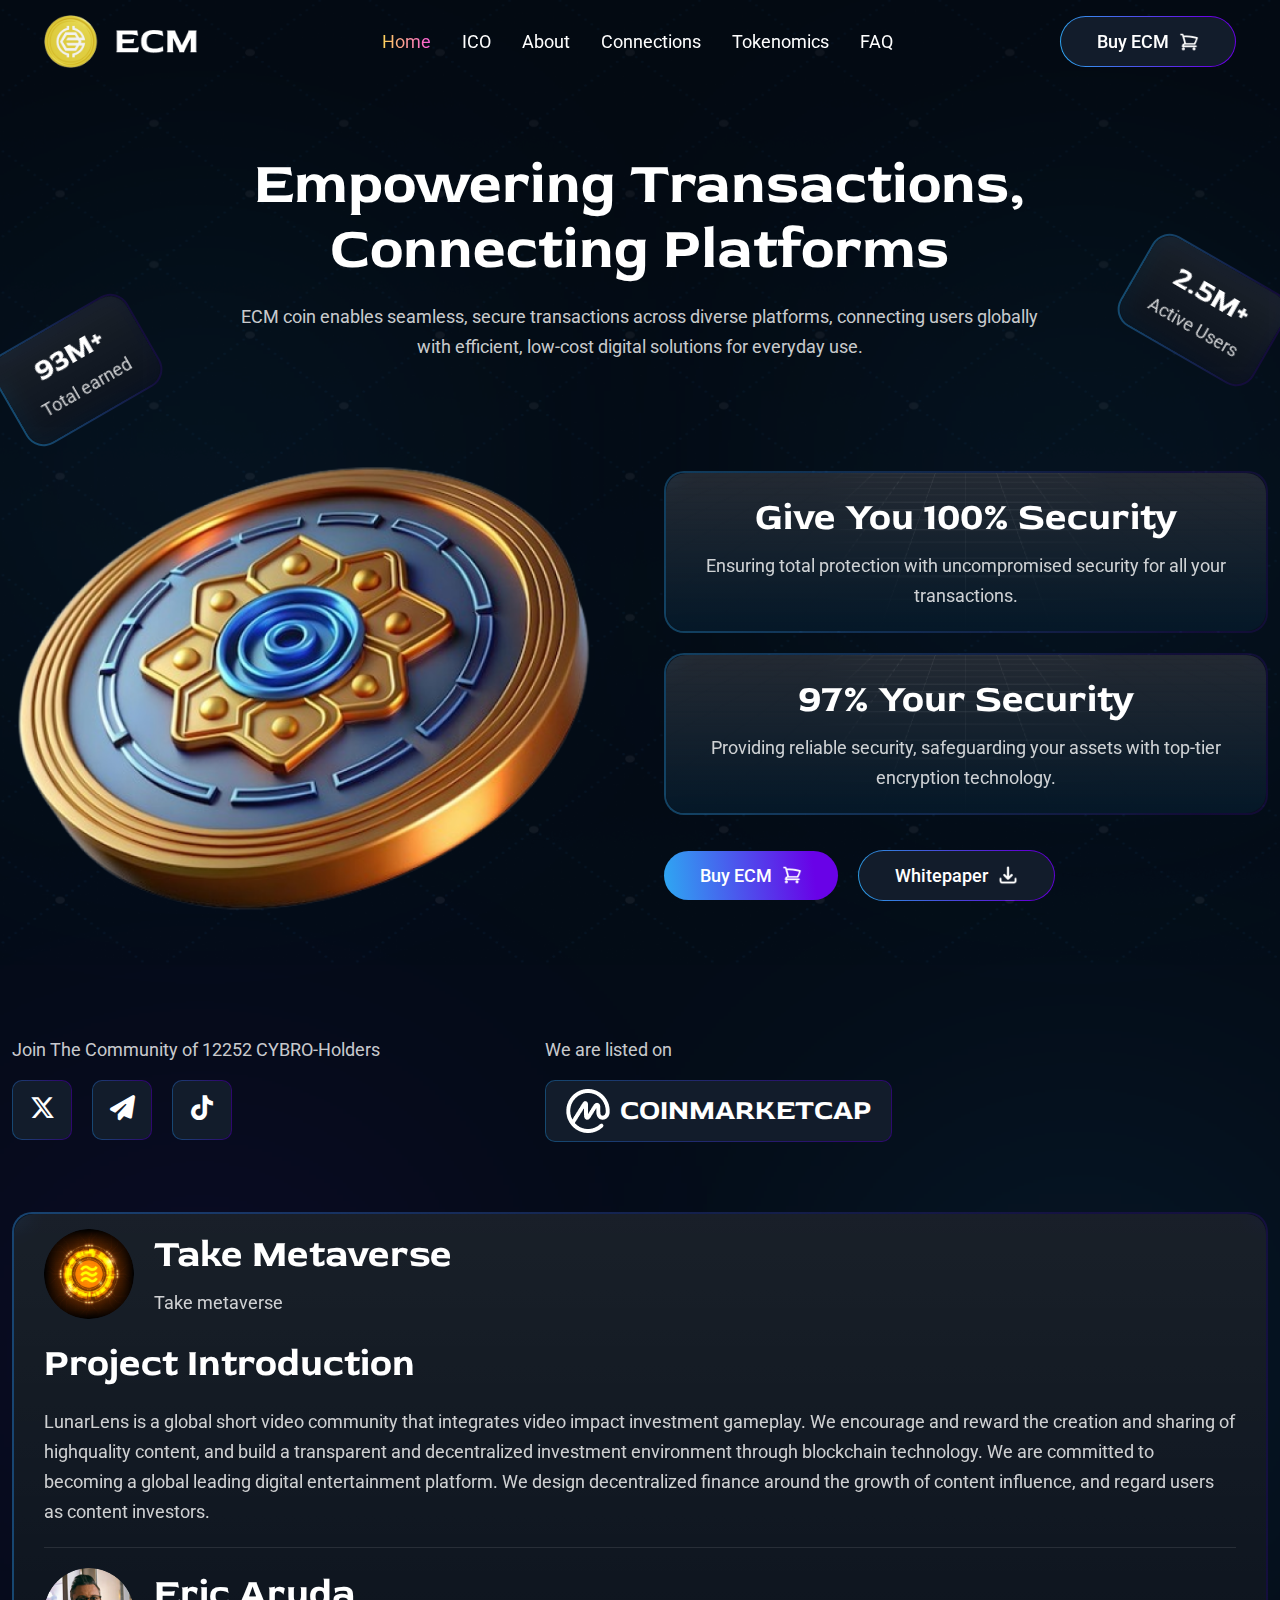
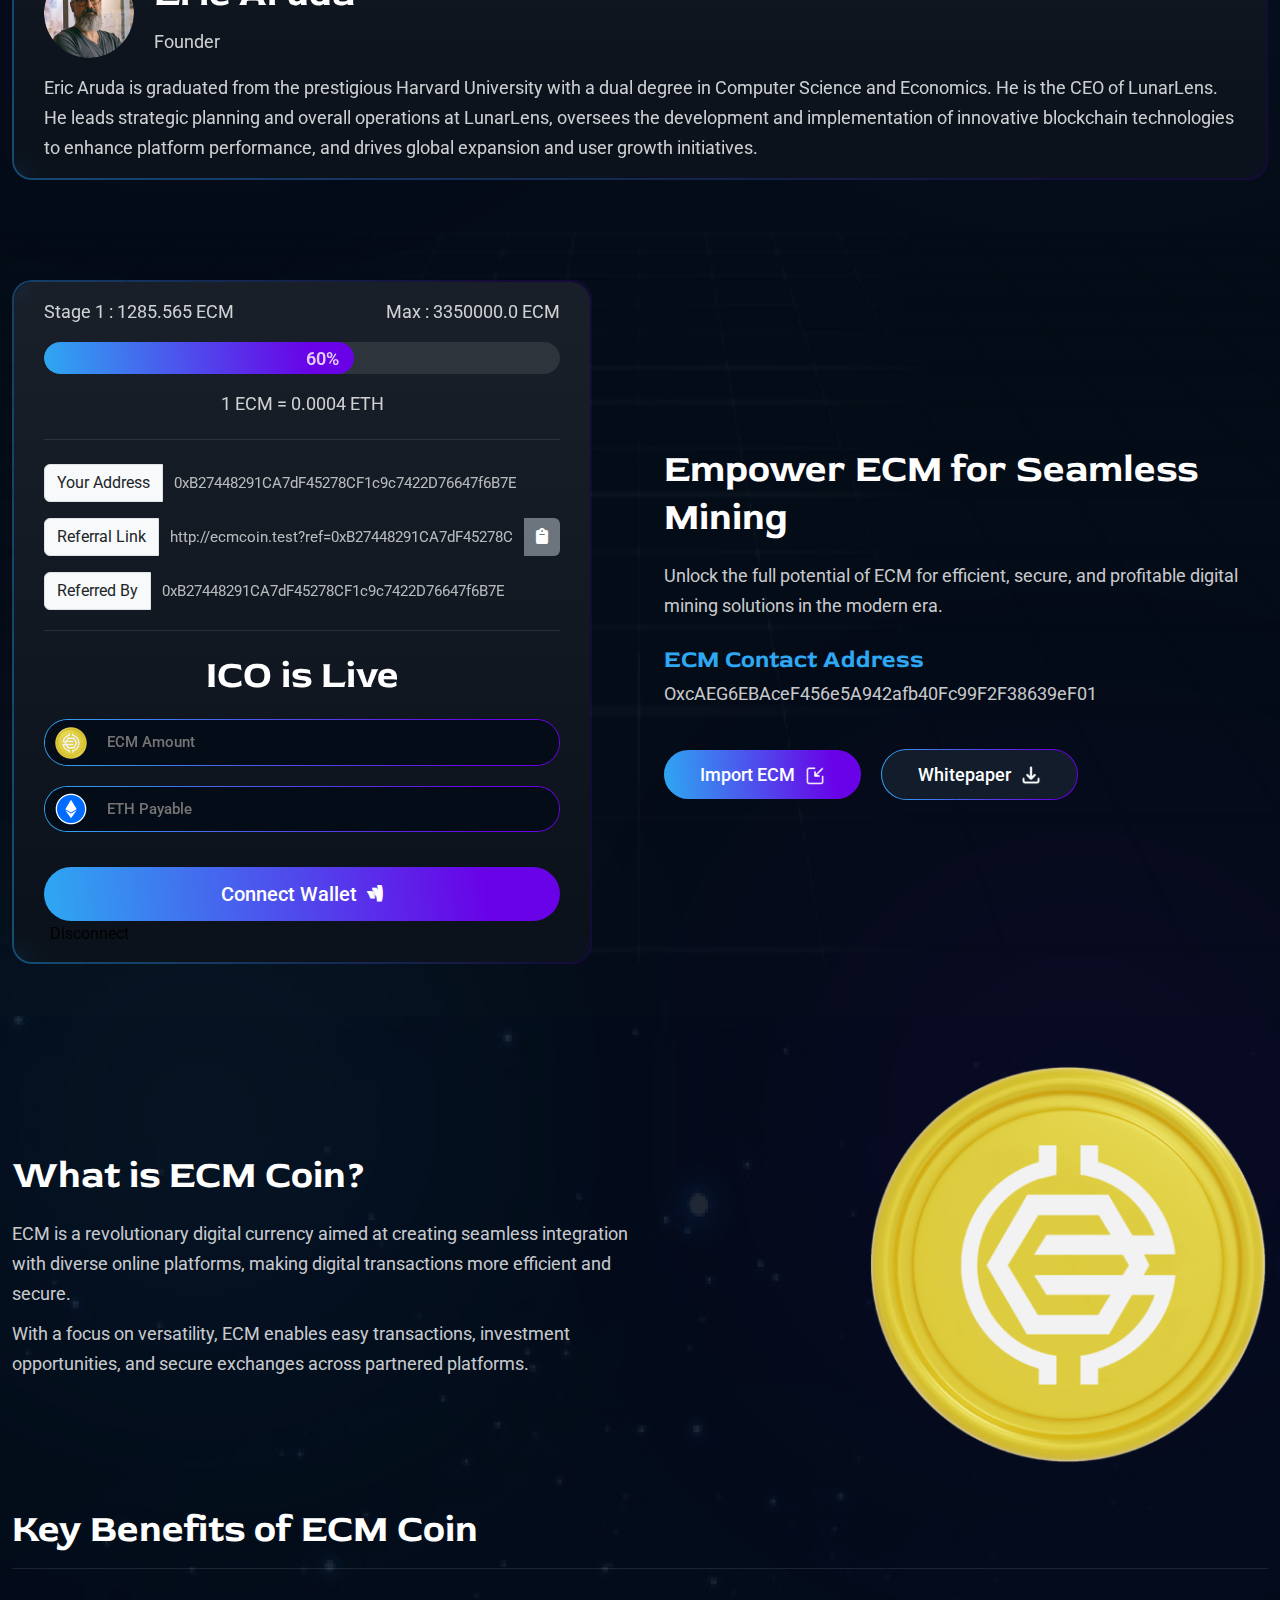
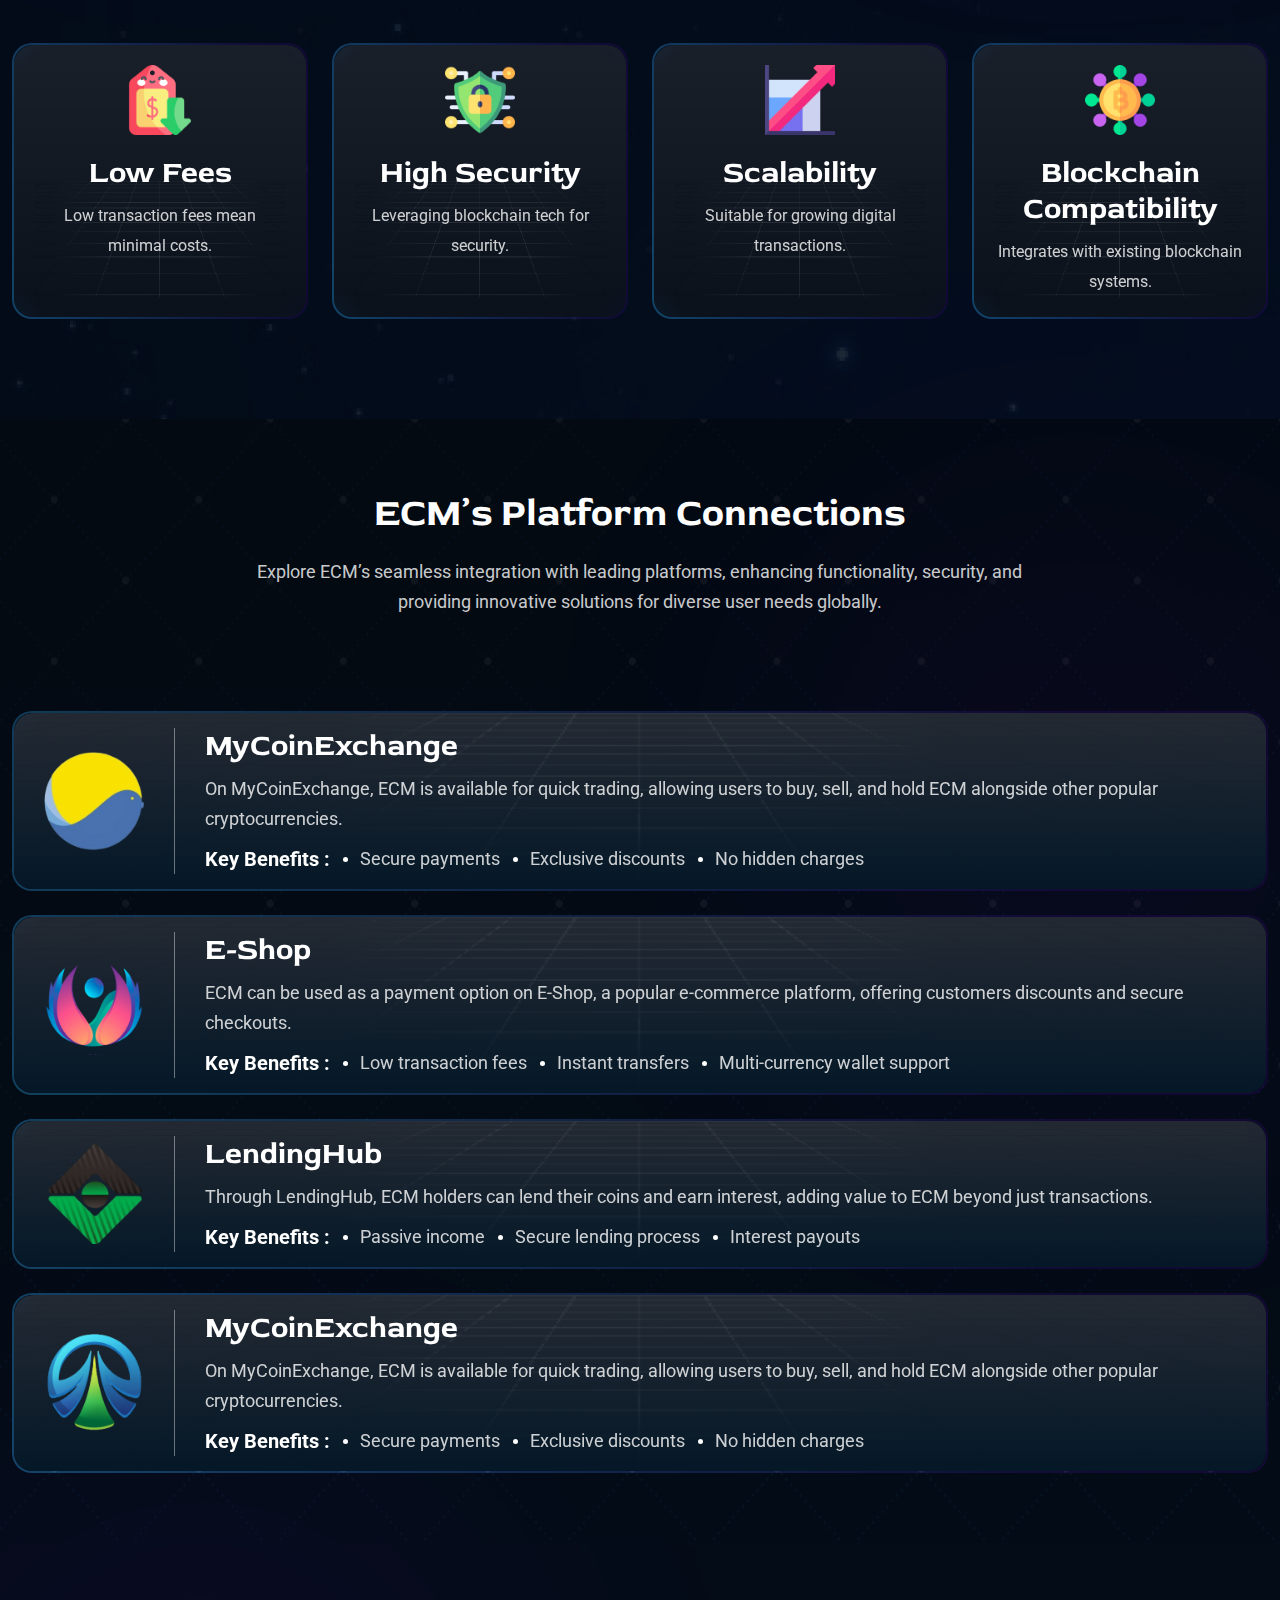
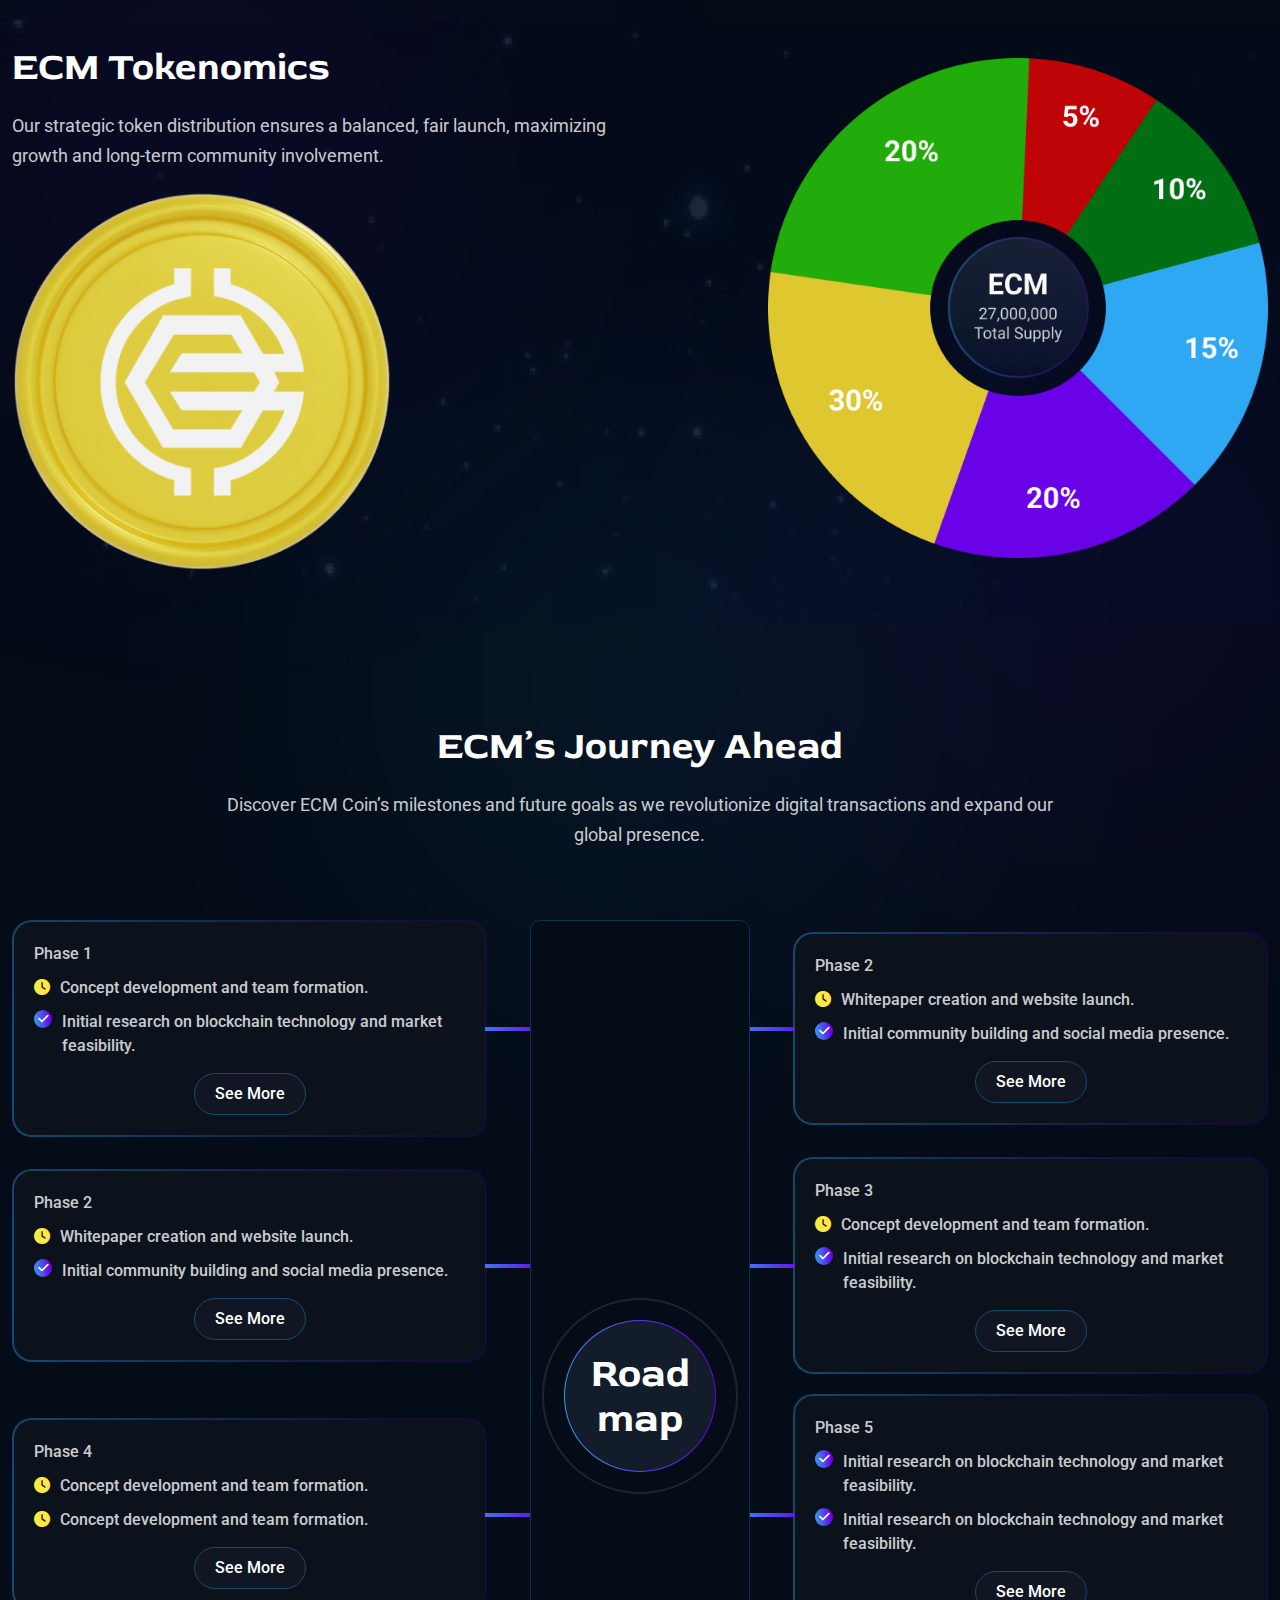
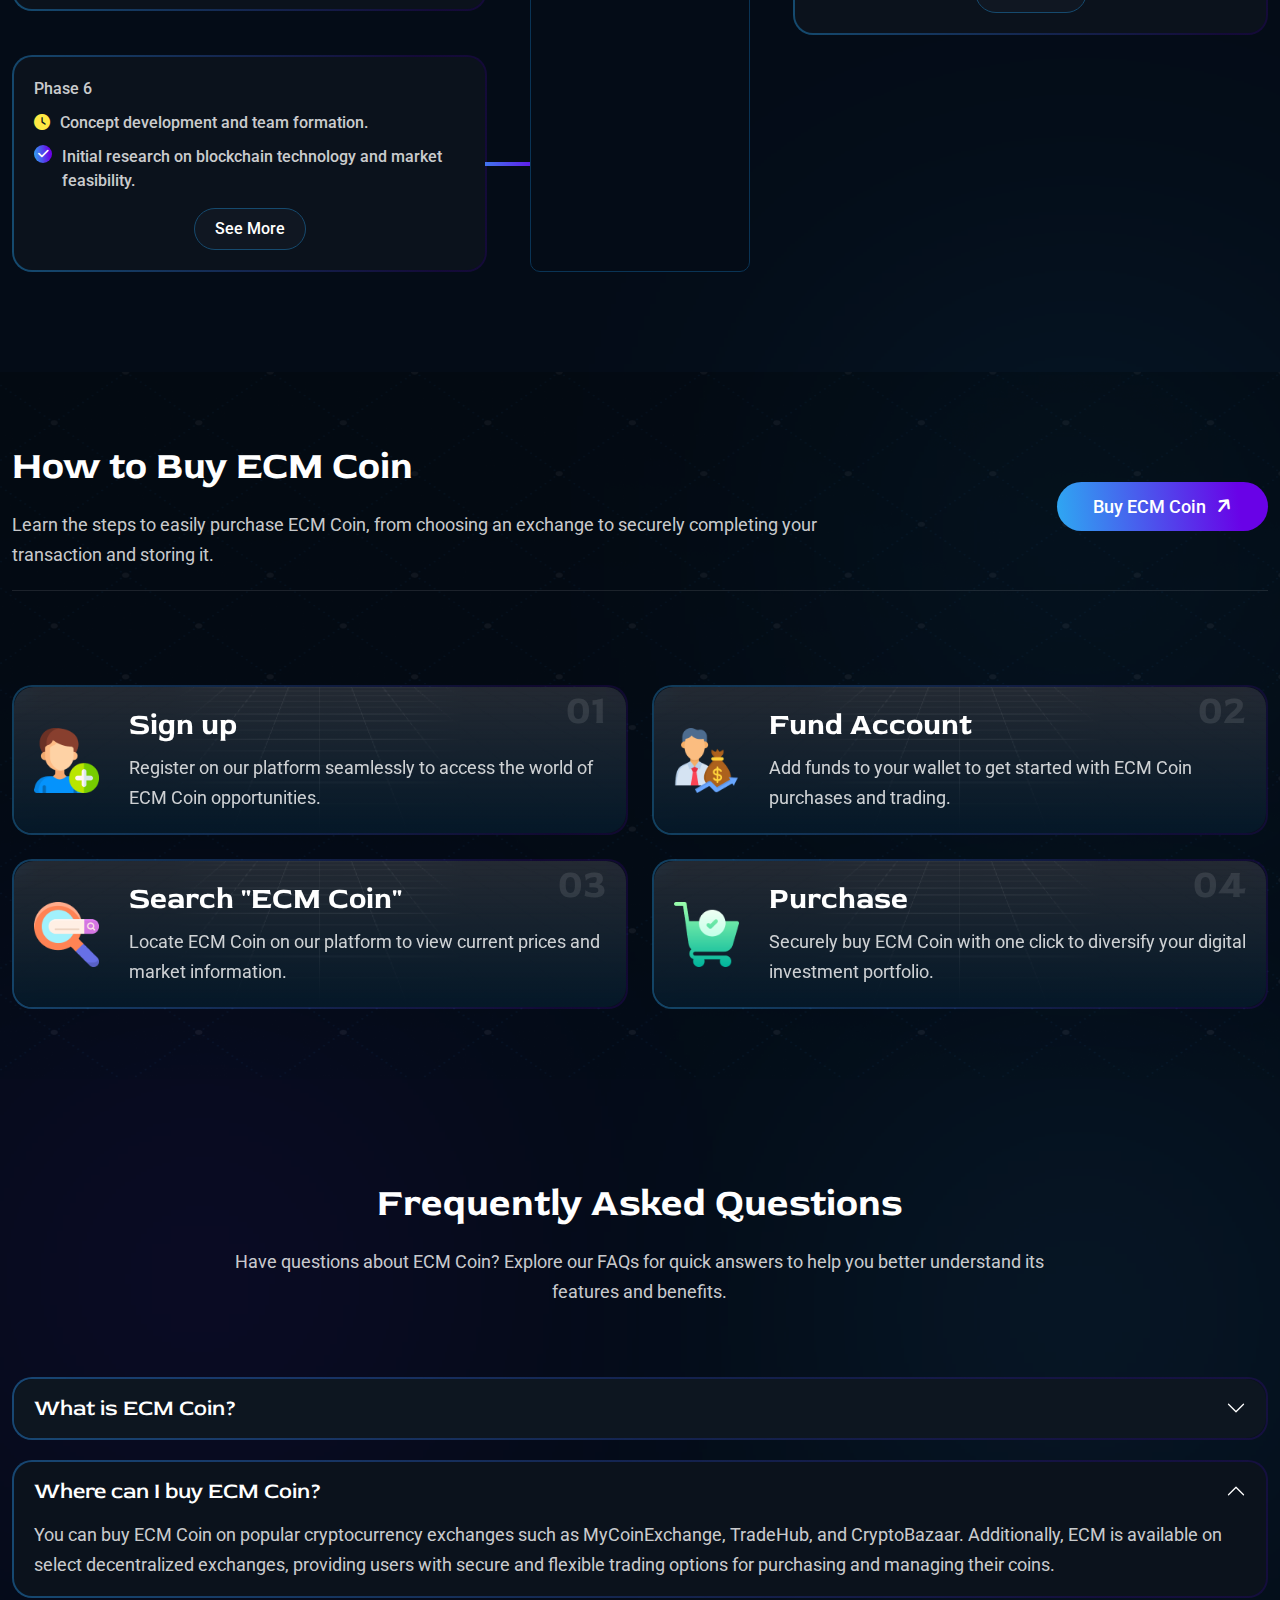
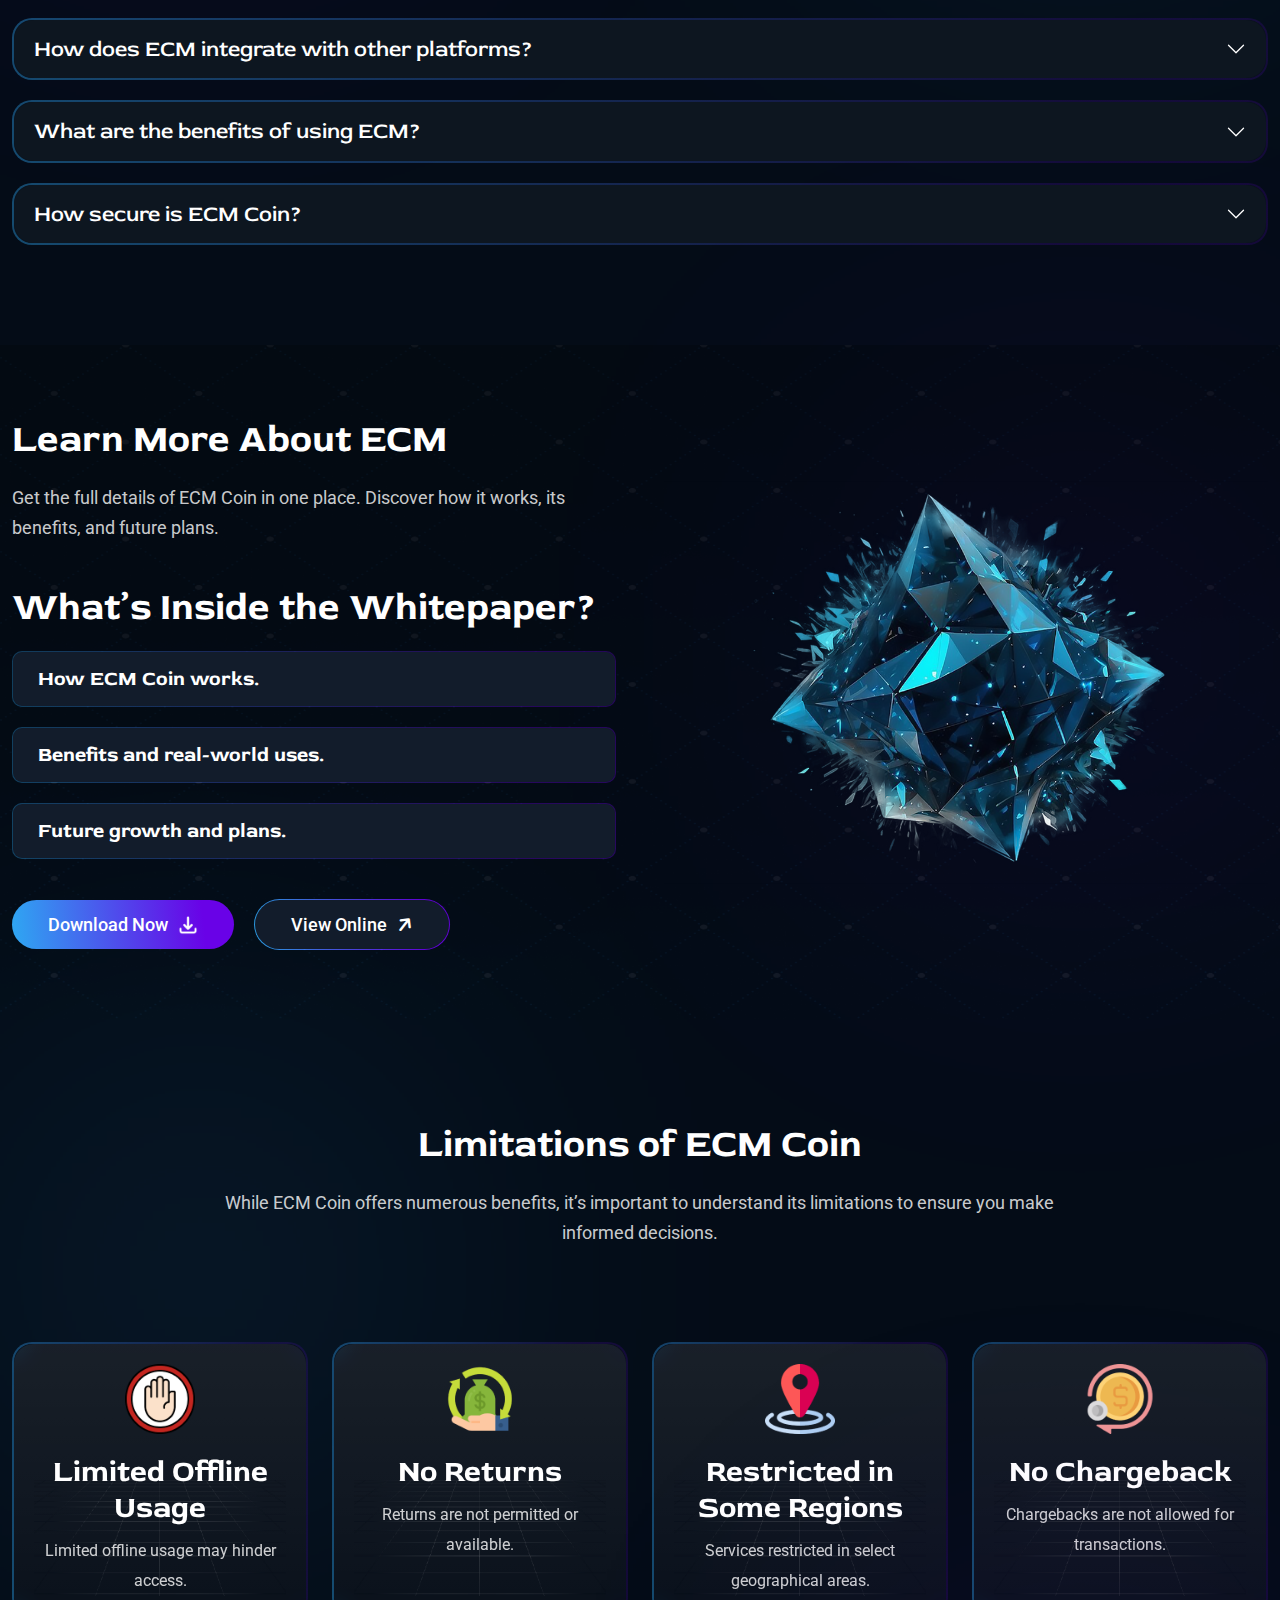
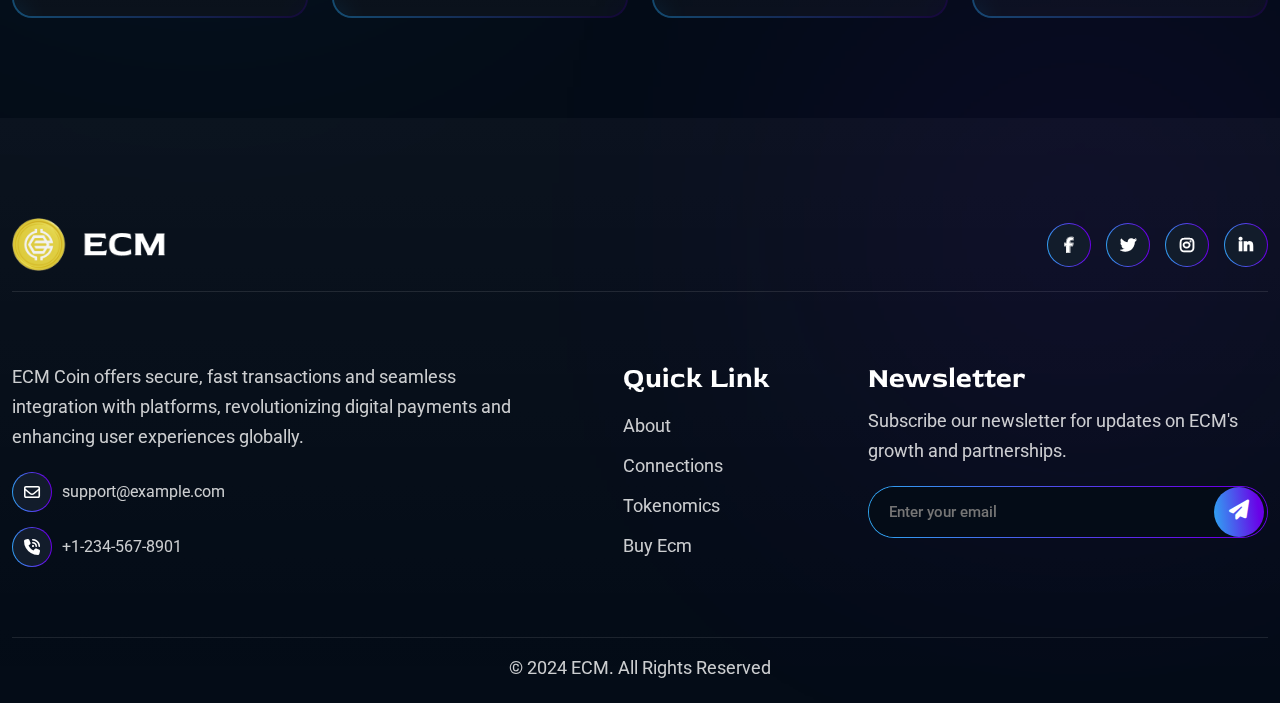
<file: index.html>
<!DOCTYPE html>
<html lang="en">

<head>
   <meta charset="UTF-8" />
   <meta name="viewport" content="width=device-width, initial-scale=1.0" />
   <title>ECM - Coin</title>
   <link rel="preconnect" href="https://fonts.googleapis.com" />
   <link rel="preconnect" href="https://fonts.gstatic.com" crossorigin />

   <link href="https://cdn.jsdelivr.net/npm/bootstrap@5.3.3/dist/css/bootstrap.min.css" rel="stylesheet" />
   <link rel="stylesheet" href="https://cdnjs.cloudflare.com/ajax/libs/font-awesome/6.5.2/css/all.min.css" />
   <link rel="stylesheet" href="assets/css/main.css" />
   <link rel="stylesheet" href="assets/css/responsive.css" />
</head>

<body>

   <!-- Header Start-->
   <header class="header-area">
      <div class="container">
         <nav class="navbar navbar-expand-lg">
            <div class="container-fluid">
               <a class="navbar-brand" href="index.html">
                  <img src="assets/images/logo.png" alt="logo" />
               </a>
               <button class="navbar-toggler icon" type="button" data-bs-toggle="collapse" data-bs-target="#navbarText"
                  aria-expanded="false" aria-label="Toggle navigation">
                  <span class="icon-bar"><i class="fa fa-bars" aria-hidden="true"></i>
                  </span>
               </button>
               <div class="collapse navbar-collapse" id="navbarText">
                  <ul class="navbar-nav mx-auto" id="outside-click">
                     <li class="nav-item">
                        <a class="nav-link active" href="#home">Home</a>
                     </li>
                     <li class="nav-item">
                        <a class="nav-link" href="#ico">ICO</a>
                     </li>

                     <li class="nav-item">
                        <a class="nav-link" href="#about1">About</a>
                     </li>
                     <li class="nav-item">
                        <a class="nav-link" href="#connections1">Connections</a>
                     </li>
                     <li class="nav-item">
                        <a class="nav-link" href="#tokenomics1">Tokenomics</a>
                     </li>
                     <li class="nav-item">
                        <a class="nav-link" href="#faq1">FAQ</a>
                     </li>
                  </ul>
                  <div class="header-right d-inline-block">
                     <div class="border-gradient">
                        <a href="#ico2" class="primary-btn hover-gradient">Buy ECM <img
                              src="assets/images/icon/card.png" alt="card"></a>
                     </div>
                  </div>
               </div>
            </div>
         </nav>
      </div>
   </header>
   <div data-bs-spy="scroll" data-bs-target="#top-gap" data-bs-offset="100">
      <!-- Header End -->
      <!-- Hero Start-->
      <section class="hero-section position-relative" id="home">
         <div class="ellipse ellipse-1"></div>
         <div class="ellipse ellipse-2"></div>
         <div class="container">
            <div class="row position-relative">
               <div class="offset-lg-2 offset-md-1 col-md-10 col-lg-8 ">
                  <div class="common-heading-section text-center">
                     <h3>Empowering Transactions, Connecting Platforms</h3>
                     <p>ECM coin enables seamless, secure transactions across diverse platforms, connecting users
                        globally with efficient, low-cost digital solutions for everyday use.</p>
                  </div>
                  <div class="d-inline-block rotate-left-30 small-card-left position-absolute">
                     <div class="border-gradient-2">
                        <div class="card-bg ptb-15 plr-25">
                           <div class="common-heading-section text-center">
                              <h5>93M+</h5>
                              <p class="mt-1">Total earned</p>
                           </div>
                        </div>
                     </div>
                  </div>
                  <div class="d-inline-block rotate-30 small-card-right position-absolute">
                     <div class="border-gradient-2">
                        <div class="card-bg ptb-15 plr-25">
                           <div class="common-heading-section text-center">
                              <h5>2.5M+</h5>
                              <p class="mt-1">Active Users</p>
                           </div>
                        </div>
                     </div>
                  </div>
               </div>
            </div>
            <div class="row align-items-center gy-4 mt-70 gx-5">
               <div class="col-md-8 offset-md-2 col-lg-6 offset-lg-0">
                  <div class="hero-thumbnails me-0 me-lg-4">
                     <img src="assets/images/thumbnails/hero-thumbnail.png" alt="image" class="w-100">
                  </div>
               </div>
               <div class="col-lg-6">
                  <div class="hero-right d-flex flex-column">
                     <!-- item -->
                     <div class="border-gradient-2">
                        <div class="card-image">
                           <div class="common-heading-section text-center">
                              <h4>Give You 100% Security</h4>
                              <p class="mt-10">Ensuring total protection with uncompromised security for all your
                                 transactions.</p>
                           </div>
                        </div>
                     </div>
                     <!-- item -->
                     <div class="border-gradient-2">
                        <div class="card-image">
                           <div class="common-heading-section text-center">
                              <h4>97% Your Security</h4>
                              <p class="mt-10">Providing reliable security, safeguarding your assets with top-tier
                                 encryption technology.</p>
                           </div>
                        </div>
                     </div>
                     <div class="btn-group mt-20">
                        <ul
                           class="d-flex align-items-center justify-content-center justify-content-lg-start w-100 flex-wrap">
                           <li><a href="#ico2" class="secondary-btn">Buy ECM <img src="assets/images/icon/card.png"
                                    alt="card"></a></li>
                           <li class="border-gradient hover-gradient"><a href="#" class="primary-btn">Whitepaper <img
                                    src="assets/images/icon/download.png" alt="Whitepaper"></a></li>
                        </ul>
                     </div>
                  </div>
               </div>
            </div>
         </div>
      </section>
      <!-- Hero End -->
      <section class="shear-section mt-70">
         <div class="container">
            <div class="row gy-4">
               <div class="col-lg-5">
                  <div class="shear-icon-list text-center text-lg-start">
                     <p>Join The Community of 12252 CYBRO-Holders</p>
                     <ul class="mt-20 d-flex align-items-center justify-content-center justify-content-lg-start g-20">
                        <li class="border-rounded-custom"><a href="#"><i class="fab fa-x-twitter"></i></a></li>

                        <li class="border-rounded-custom"><a href="#"><i class="fas fa-paper-plane"></i></a></li>
                        <li class="border-rounded-custom"><a href="#"><i class="fab fa-tiktok"></i></a></li>
                     </ul>
                  </div>
               </div>
               <div class="col-lg-7">

                  <div class="listed text-center text-lg-start">
                     <p>We are listed on</p>
                     <ul class="d-flex align-items-center g-20 mt-20 justify-content-center justify-content-lg-start">
                        <li><a href="#" class="border-rounded-custom"> <img src="assets/images/icon/1.png"
                                 alt="Whitepaper"> COINMARKETCAP</a></li>

                     </ul>
                  </div>
               </div>
            </div>
         </div>
      </section>
      <!-- Project info Start -->
      <section class="project-info-section mt-70 position-relative">
         <div class="ellipse ellipse-3"></div>
         <div class="ellipse ellipse-4"></div>
         <div class="container">
            <div class="row">
               <div class="col-md-12">
                  <div class="border-gradient-2">
                     <div class="card-bg p-30">
                        <div class="project-card-header d-flex align-items-center g-20">
                           <div class="project-icon">
                              <img src="assets/images/icon/project-icon.png" alt="images">
                           </div>
                           <div class="project-title">
                              <div class="common-heading-section">
                                 <h4>Take Metaverse</h4>
                                 <p class="mt-10">Take metaverse</p>
                              </div>
                           </div>
                        </div>

                        <div class="project-card-body mt-30">
                           <div class="common-heading-section">
                              <h4>Project Introduction</h4>
                              <p class="mt-20">LunarLens is a global short video community that integrates video impact
                                 investment gameplay. We encourage and reward the creation and sharing of highquality
                                 content, and build a transparent and decentralized investment environment through
                                 blockchain technology. We are committed to becoming a global leading digital
                                 entertainment platform. We design decentralized finance around the growth of content
                                 influence, and regard users as content investors.</p>
                           </div>
                        </div>
                        <div class="line-1 mt-30"></div>
                        <div class="project-card-footer">
                           <div class="d-flex align-items-center g-20 mt-30">
                              <div class="project-founder">
                                 <img src="assets/images/icon/founder.png" alt="images">
                              </div>
                              <div class="project-title">
                                 <div class="common-heading-section">
                                    <h4>Eric Aruda</h4>
                                    <p class="mt-10">Founder</p>
                                 </div>

                              </div>
                           </div>
                           <p class="mt-20">Eric Aruda is graduated from the prestigious Harvard University with a dual
                              degree in Computer Science and Economics. He is the CEO of LunarLens. He leads strategic
                              planning and overall operations at LunarLens, oversees the development and implementation
                              of innovative blockchain technologies to enhance platform performance, and drives global
                              expansion and user growth initiatives.</p>
                        </div>

                     </div>
                  </div>

               </div>
            </div>
         </div>
      </section>
      <!-- Project info End -->

      <section class="ico-section mt-100" id="ico">
         <div class="container">
            <div class="row align-items-center gx-5 gy-5" id="ico2">
               <div class="col-lg-6">
                  <div class="border-gradient-2 me-0 me-lg-4">
                     <div class="card-bg p-30">
                        <div class="ecm-header">
                           <ul class="d-flex align-items-center justify-content-between flex-wrap g-10">
                              <li>
                                 <p>Stage 1 : 1285.565 ECM</p>
                              </li>
                              <li>
                                 <p>Max : 3350000.0 ECM</p>
                              </li>
                           </ul>
                           <div class="ico-progress mt-20">
                              <div class="progress">
                                 <div class="progress-bar align-items-end" role="progressbar" style="width:60%;"
                                    aria-valuenow="60" aria-valuemin="0" aria-valuemax="100"><span>60%</span></div>
                              </div>
                           </div>
                           <ul class="d-flex justify-content-center mt-20">
                              <li>
                                 <p class="font-24">1 ECM = 0.0004 ETH</p>
                              </li>
                           </ul>
                           <div class="line-1 mt-30"></div>
                           <div class="mt-4">
                              <div class="input-group mb-3">
                                 <span class="input-group-text" id="wallet_address">Your Address</span>
                                 <input type="text" class="form-control"
                                    value="0xB27448291CA7dF45278CF1c9c7422D76647f6B7E" readonly id="wallet_address"
                                    placeholder="Your Address" />
                              </div>
                              <div class="input-group mb-3">
                                 <span class="input-group-text" id="referral_link">Referral Link</span>
                                 <input type="text" class="form-control"
                                    value="http://ecmcoin.test?ref=0xB27448291CA7dF45278CF1c9c7422D76647f6B7E" readonly
                                    id="referral_link" placeholder="Referral Link" />
                                 <button class="btn btn-secondary" type="button" id="referred_by"><i
                                       class="fas fa-clipboard"></i></button>
                              </div>
                              <div class="input-group mb-3">
                                 <span class="input-group-text" id="referred_by">Referred By</span>
                                 <input type="text" class="form-control"
                                    value="0xB27448291CA7dF45278CF1c9c7422D76647f6B7E" id="referred_by"
                                    placeholder="Enter Referred Wallet" />
                              </div>
                              <div class="line-1 mt-30"></div>
                           </div>
                        </div>
                        <div class="ecm-form">
                           <div class="common-heading-section text-center mt-30">
                              <h4>ICO is Live</h4>
                           </div>

                           <form action="" class="d-flex flex-column g-20 mt-30">
                              <div class="border-gradient">
                                 <div class="d-flex align-items-center bg-04 radius-32 pl-20">
                                    <img src="assets/images/icon/ecm.png" alt="icon">
                                    <input type="text" placeholder="ECM Amount" class="input">
                                 </div>
                              </div>
                              <div class="border-gradient">
                                 <div class="d-flex align-items-center bg-04 radius-32 pl-20">
                                    <img src="assets/images/icon/eth.png" alt="icon">
                                    <input type="text" placeholder="ETH Payable" class="input">
                                 </div>
                              </div>
                              <button class="secondary-btn xl-p-20 w-100 justify-content-center mt-20 ">Connect Wallet
                                 <i class="fab fa-google-wallet"></i></button>
                           </form>
                           <button>Disconnect</button>
                        </div>
                     </div>
                  </div>
               </div>
               <div class="col-lg-6">
                  <div class="ecm-information text-center text-lg-start">
                     <div class="common-heading-section">
                        <h4>Empower ECM for Seamless Mining</h4>
                        <p>Unlock the full potential of ECM for efficient, secure, and profitable digital mining
                           solutions in the modern era.</p>
                     </div>
                     <div class="ecm-address mt-30">
                        <h5>ECM Contact Address</h5>
                        <p>OxcAEG6EBAceF456e5A942afb40Fc99F2F38639eF01</p>
                     </div>
                     <div class="btn-group mt-40">
                        <ul class="d-flex align-items-center">
                           <li><a href="#" class="secondary-btn">Import ECM <img src="assets/images/icon/import.png"
                                    alt="Whitepaper"></a></li>
                           <li class="border-gradient"><a href="#" class="primary-btn hover-gradient">Whitepaper <img
                                    src="assets/images/icon/download.png" alt="Whitepaper"></a></li>
                        </ul>
                     </div>
                  </div>
               </div>
            </div>
         </div>
      </section>
      <!-- About info Start -->
      <section class="about-section mt-100 position-relative pb-100" id="about1">
         <div class="ellipse ellipse-5"></div>
         <div class="ellipse ellipse-6"></div>
         <div class="container">
            <div class="row align-items-center gy-5" id="about-2">
               <div class="col-lg-6">
                  <div class="common-heading-section text-center text-lg-start">
                     <h4>What is ECM Coin?</h4>
                     <p class="mt-20">ECM is a revolutionary digital currency aimed at creating seamless integration
                        with diverse online platforms, making digital transactions more efficient and secure.</p>
                     <p class="mt-10">
                        With a focus on versatility, ECM enables easy transactions, investment opportunities, and secure
                        exchanges across partnered platforms.
                     </p>
                  </div>
               </div>
               <div class="col-lg-6">
                  <div class="about-thumbnail text-lg-end text-center">
                     <img src="assets/images/thumbnails/about.png" alt="images" class="w-100">
                  </div>
               </div>
            </div>
            <div class="row mt-40">
               <div class="col-md-12">
                  <div class="common-heading-section text-center text-md-start">
                     <h4>Key Benefits of ECM Coin</h4>
                  </div>
                  <div class="line-1 mt-20"></div>
               </div>
            </div>
            <div class="row gy-4 mt-50">
               <div class="col-xl-3 col-md-6">
                  <div class="border-gradient-2">
                     <div class="card-bg p-20">
                        <div class="benefit-card">
                           <div class="common-heading-section text-center">
                              <div class="benefits-logo">
                                 <img src="assets/images/icon/low.png" alt="images" class="mb-20">
                              </div>
                              <h5>Low Fees</h5>
                              <p class="mt-10">Low transaction fees mean minimal costs.</p>
                           </div>
                        </div>

                     </div>
                  </div>
               </div>
               <div class="col-xl-3 col-md-6">
                  <div class="border-gradient-2">
                     <div class="card-bg p-20">
                        <div class="benefit-card">
                           <div class="common-heading-section text-center">
                              <div class="benefits-logo">
                                 <img src="assets/images/icon/security.png" alt="images" class="mb-20">
                              </div>
                              <h5>High Security</h5>
                              <p class="mt-10">Leveraging blockchain tech for security.</p>
                           </div>
                        </div>

                     </div>
                  </div>
               </div>
               <div class="col-xl-3 col-md-6">
                  <div class="border-gradient-2">
                     <div class="card-bg p-20">
                        <div class="benefit-card">
                           <div class="common-heading-section text-center">
                              <div class="benefits-logo">
                                 <img src="assets/images/icon/scalability.png" alt="images" class="mb-20">
                              </div>
                              <h5>Scalability</h5>
                              <p class="mt-10">Suitable for growing digital transactions.</p>
                           </div>
                        </div>

                     </div>
                  </div>
               </div>
               <div class="col-xl-3 col-md-6">
                  <div class="border-gradient-2">
                     <div class="card-bg p-20">
                        <div class="benefit-card">
                           <div class="common-heading-section text-center">
                              <div class="benefits-logo">
                                 <img src="assets/images/icon/blockchain.png" alt="images" class="mb-20">
                              </div>
                              <h5>Blockchain Compatibility</h5>
                              <p class="mt-10">Integrates with existing blockchain systems.</p>
                           </div>
                        </div>

                     </div>
                  </div>
               </div>
            </div>
         </div>
      </section>
      <!-- About info End -->
      <!-- Ecm Platform Start -->
      <section class="ecm-platform-section bg-1 ptb-70 position-relative" id="connections1">
         <div class="ellipse ellipse-7"></div>
         <div class="container">
            <div class="row">
               <div class="offset-md-2 col-md-8 ">
                  <div class="common-heading-section text-center">
                     <h4>ECM’s Platform Connections</h4>
                     <p>Explore ECM’s seamless integration with leading platforms, enhancing functionality, security,
                        and providing innovative solutions for diverse user needs globally.</p>
                  </div>

               </div>
            </div>
            <div class="row gy-4 mt-70" id="connections2">
               <div class="col-md-12">
                  <div class="border-gradient-2">
                     <div class="card-image p-30">
                        <div
                           class="d-flex align-items-center flex-wrap flex-md-nowrap justify-content-center justify-content-md-start gap-md-20">
                           <div class="platform-logo">
                              <img src="assets/images/icon/platform1.png" alt="image">
                           </div>
                           <div class="platform-text text-center text-md-start">
                              <div class="common-heading-section">
                                 <h5>MyCoinExchange</h5>
                                 <p class="mt-10">On MyCoinExchange, ECM is available for quick trading, allowing users
                                    to buy, sell, and hold ECM alongside other popular cryptocurrencies.</p>
                              </div>
                              <div
                                 class="benefits-tag d-flex align-items-center mt-10 flex-wrap justify-content-center justify-content-md-start">
                                 <span>Key Benefits : </span>
                                 <ul class="d-flex align-items-center flex-wrap">
                                    <li>
                                       <p>Secure payments</p>
                                    </li>
                                    <li>
                                       <p>Exclusive discounts</p>
                                    </li>
                                    <li>
                                       <p>No hidden charges</p>
                                    </li>

                                 </ul>
                              </div>
                           </div>
                        </div>
                     </div>
                  </div>
               </div>
               <div class="col-md-12">
                  <div class="border-gradient-2">
                     <div class="card-image p-30">
                        <div
                           class="d-flex align-items-center flex-wrap flex-md-nowrap justify-content-center justify-content-md-start gap-md-20">
                           <div class="platform-logo">
                              <img src="assets/images/icon/platform2.png" alt="image">
                           </div>
                           <div class="platform-text text-center text-md-start">
                              <div class="common-heading-section">
                                 <h5>E-Shop</h5>
                                 <p class="mt-10">ECM can be used as a payment option on E-Shop, a popular e-commerce
                                    platform, offering customers discounts and secure checkouts.</p>
                              </div>
                              <div
                                 class="benefits-tag d-flex align-items-center mt-10 flex-wrap justify-content-center justify-content-md-start">
                                 <span>Key Benefits : </span>
                                 <ul class="d-flex align-items-center flex-wrap">
                                    <li>
                                       <p>Low transaction fees</p>
                                    </li>
                                    <li>
                                       <p>Instant transfers</p>
                                    </li>
                                    <li>
                                       <p>Multi-currency wallet support</p>
                                    </li>

                                 </ul>
                              </div>
                           </div>
                        </div>
                     </div>
                  </div>
               </div>
               <div class="col-md-12">
                  <div class="border-gradient-2">
                     <div class="card-image p-30">
                        <div
                           class="d-flex align-items-center flex-wrap flex-md-nowrap justify-content-center justify-content-md-start gap-md-20">
                           <div class="platform-logo">
                              <img src="assets/images/icon/platform3.png" alt="image">
                           </div>
                           <div class="platform-text text-center text-md-start">
                              <div class="common-heading-section">
                                 <h5>LendingHub</h5>
                                 <p class="mt-10">Through LendingHub, ECM holders can lend their coins and earn
                                    interest, adding value to ECM beyond just transactions.</p>
                              </div>
                              <div
                                 class="benefits-tag d-flex align-items-center mt-10 flex-wrap justify-content-center justify-content-md-start">
                                 <span>Key Benefits : </span>
                                 <ul class="d-flex align-items-center flex-wrap">
                                    <li>
                                       <p>Passive income</p>
                                    </li>
                                    <li>
                                       <p>Secure lending process</p>
                                    </li>
                                    <li>
                                       <p>Interest payouts</p>
                                    </li>

                                 </ul>
                              </div>
                           </div>
                        </div>
                     </div>
                  </div>
               </div>
               <div class="col-md-12">
                  <div class="border-gradient-2">
                     <div class="card-image p-30">
                        <div
                           class="d-flex align-items-center flex-wrap flex-md-nowrap justify-content-center justify-content-md-start gap-md-20">
                           <div class="platform-logo">
                              <img src="assets/images/icon/platform4.png" alt="image">
                           </div>
                           <div class="platform-text text-center text-md-start">
                              <div class="common-heading-section">
                                 <h5>MyCoinExchange</h5>
                                 <p class="mt-10">On MyCoinExchange, ECM is available for quick trading, allowing users
                                    to buy, sell, and hold ECM alongside other popular cryptocurrencies.</p>
                              </div>
                              <div
                                 class="benefits-tag d-flex align-items-center mt-10 flex-wrap justify-content-center justify-content-md-start">
                                 <span>Key Benefits : </span>
                                 <ul class="d-flex align-items-center flex-wrap">
                                    <li>
                                       <p>Secure payments</p>
                                    </li>
                                    <li>
                                       <p>Exclusive discounts</p>
                                    </li>
                                    <li>
                                       <p>No hidden charges</p>
                                    </li>

                                 </ul>
                              </div>
                           </div>
                        </div>
                     </div>
                  </div>
               </div>
            </div>
         </div>
      </section>
      <!-- Ecm Platform End -->
      <!-- Ecm chart Start-->
      <section class="ecm-chart-section position-relative mt-100 pb-50" id="tokenomics1">
         <div class="ellipse ellipse-8"></div>
         <div class="ellipse ellipse-9"></div>
         <div class="container">
            <div class="row gx-5 gy-4 align-items-center" id="tokenomics2">
               <div class="col-md-6">
                  <div class="ecm-chart-text text-center text-md-start">
                     <div class="common-heading-section">
                        <h4>ECM Tokenomics</h4>
                        <p>Our strategic token distribution ensures a balanced, fair launch, maximizing growth and
                           long-term community involvement.</p>
                     </div>
                     <img src="assets/images/thumbnails/about.png" alt="image" class="mt-30 w-100">
                  </div>
               </div>
               <div class="col-md-6">
                  <div class="chart-thumbnail text-center text-lg-end">
                     <img src="assets/images/thumbnails/chart.png" alt="image" class="w-100">

                  </div>
               </div>
            </div>
         </div>
      </section>
      <!-- Ecm chart End-->
      <!-- Ecm RoadMap Start -->
      <section class="ecm-roadmap-section ptb-100 position-relative">
         <div class="ellipse ellipse-20"></div>
         <div class="container">
            <div class="row">
               <div class="offset-md-2 col-md-8 ">
                  <div class="common-heading-section text-center">
                     <h4>ECM’s Journey Ahead</h4>
                     <p>Discover ECM Coin’s milestones and future goals as we revolutionize digital transactions and
                        expand our global presence.</p>
                  </div>
               </div>
            </div>
            <div class="row">
               <div class="col-md-12">
                  <div class="roadmap-area d-flex align-items-center justify-content-between flex-wrap g-20 mt-70">
                     <div class="roadmap-cover">
                        <div class="roadmap-box">
                           <div class="roadmap-box-inner border-gradient">
                              <h5>Road map</h5>
                           </div>

                        </div>
                     </div>
                     <div class="roadmap-item border-gradient-2 p-20">
                        <div class="roadmap-item-inner">
                           <p>Phase 1</p>
                           <ul class="mt-10 d-flex flex-column g-10">
                              <li class="d-flex g-10"><span class="clock"><i class="fas fa-clock"></i></span> Concept
                                 development and team formation.</li>
                              <li class="d-flex g-10"><span class="check"><i class="fas fa-check"></i></span> Initial
                                 research on blockchain technology and market feasibility.</li>
                           </ul>
                           <div class="text-center">
                              <button class="btn-sm mt-20" data-bs-toggle="modal" data-bs-target="#exampleModal">See
                                 More</button>
                           </div>

                           <!-- Modal -->
                           <div class="modal fade" id="exampleModal" tabindex="-1" aria-labelledby="exampleModalLabel"
                              aria-hidden="true">
                              <div class="modal-dialog border-gradient-2 h-auto">
                                 <div class="modal-content">
                                    <div class="modal-header">
                                       <h1 class="modal-title fs-5" id="exampleModalLabel">Phase 1</h1>
                                       <span class="btn-close" data-bs-dismiss="modal" aria-label="Close"><i
                                             class="fas fa-times"></i></span>

                                    </div>
                                    <div class="line-1"></div>
                                    <div class="modal-body">
                                       <div class="roadmap-item-inner">

                                          <ul class="mt-10 d-flex flex-column g-10">
                                             <li class="d-flex g-10"><span class="clock"><i
                                                      class="fas fa-clock"></i></span> Concept development and team
                                                formation.</li>
                                             <li class="d-flex g-10"><span class="clock"><i
                                                      class="fas fa-clock"></i></span> Concept development and team
                                                formation.</li>
                                             <li class="d-flex g-10"><span class="check"><i
                                                      class="fas fa-check"></i></span> Initial research on blockchain
                                                technology and market feasibility.</li>
                                             <li class="d-flex g-10"><span class="check"><i
                                                      class="fas fa-check"></i></span> Initial research on blockchain
                                                technology and market feasibility.</li>
                                             <li class="d-flex g-10"><span class="check"><i
                                                      class="fas fa-check"></i></span> Initial research on blockchain
                                                technology and market feasibility.</li>
                                             <li class="d-flex g-10"><span class="check"><i
                                                      class="fas fa-check"></i></span> Initial research on blockchain
                                                technology and market feasibility.</li>
                                             <li class="d-flex g-10"><span class="check"><i
                                                      class="fas fa-check"></i></span> Initial research on blockchain
                                                technology and market feasibility.</li>
                                             <li class="d-flex g-10"><span class="check"><i
                                                      class="fas fa-check"></i></span> Initial research on blockchain
                                                technology and market feasibility.</li>
                                             <li class="d-flex g-10"><span class="check"><i
                                                      class="fas fa-check"></i></span> Initial research on blockchain
                                                technology and market feasibility.</li>
                                             <li class="d-flex g-10"><span class="clock"><i
                                                      class="fas fa-clock"></i></span> Concept development and team
                                                formation.</li>
                                             <li class="d-flex g-10"><span class="clock"><i
                                                      class="fas fa-clock"></i></span> Concept development and team
                                                formation.</li>
                                             <li class="d-flex g-10"><span class="check"><i
                                                      class="fas fa-check"></i></span> Initial research on blockchain
                                                technology and market feasibility.</li>
                                             <li class="d-flex g-10"><span class="check"><i
                                                      class="fas fa-check"></i></span> Initial research on blockchain
                                                technology and market feasibility.</li>
                                             <li class="d-flex g-10"><span class="check"><i
                                                      class="fas fa-check"></i></span> Initial research on blockchain
                                                technology and market feasibility.</li>
                                             <li class="d-flex g-10"><span class="check"><i
                                                      class="fas fa-check"></i></span> Initial research on blockchain
                                                technology and market feasibility.</li>
                                             <li class="d-flex g-10"><span class="check"><i
                                                      class="fas fa-check"></i></span> Initial research on blockchain
                                                technology and market feasibility.</li>
                                             <li class="d-flex g-10"><span class="check"><i
                                                      class="fas fa-check"></i></span> Initial research on blockchain
                                                technology and market feasibility.</li>
                                             <li class="d-flex g-10"><span class="check"><i
                                                      class="fas fa-check"></i></span> Initial research on blockchain
                                                technology and market feasibility.</li>
                                          </ul>
                                          <div class="text-end mt-20">
                                             <button class="btn-sm mt-20" data-bs-dismiss="modal">Close</button>
                                          </div>
                                       </div>
                                    </div>


                                 </div>
                              </div>
                           </div>
                        </div>
                     </div>
                     <div class="roadmap-item border-gradient-2 p-20">
                        <div class="roadmap-item-inner">
                           <p>Phase 2</p>
                           <ul class="mt-10 d-flex flex-column g-10">
                              <li class="d-flex g-10"><span class="clock"><i class="fas fa-clock"></i></span> Whitepaper
                                 creation and website launch.</li>
                              <li class="d-flex g-10"><span class="check"><i class="fas fa-check"></i></span> Initial
                                 community building and social media presence.</li>
                           </ul>
                           <div class="text-center">
                              <button class="btn-sm mt-20">See More</button>
                           </div>
                        </div>
                     </div>
                     <div class="roadmap-item border-gradient-2 p-20">
                        <div class="roadmap-item-inner">
                           <p>Phase 2</p>
                           <ul class="mt-10 d-flex flex-column g-10">
                              <li class="d-flex g-10"><span class="clock"><i class="fas fa-clock"></i></span> Whitepaper
                                 creation and website launch.</li>
                              <li class="d-flex g-10"><span class="check"><i class="fas fa-check"></i></span> Initial
                                 community building and social media presence.</li>
                           </ul>
                           <div class="text-center">
                              <button class="btn-sm mt-20">See More</button>
                           </div>
                        </div>
                     </div>
                     <div class="roadmap-item border-gradient-2 p-20">
                        <div class="roadmap-item-inner">
                           <p>Phase 3</p>
                           <ul class="mt-10 d-flex flex-column g-10">
                              <li class="d-flex g-10"><span class="clock"><i class="fas fa-clock"></i></span> Concept
                                 development and team formation.</li>
                              <li class="d-flex g-10"><span class="check"><i class="fas fa-check"></i></span> Initial
                                 research on blockchain technology and market feasibility.</li>
                           </ul>
                           <div class="text-center">
                              <button class="btn-sm mt-20">See More</button>
                           </div>
                        </div>
                     </div>
                     <div class="roadmap-item border-gradient-2 p-20">
                        <div class="roadmap-item-inner">
                           <p>Phase 4</p>
                           <ul class="mt-10 d-flex flex-column g-10">
                              <li class="d-flex g-10"><span class="clock"><i class="fas fa-clock"></i></span> Concept
                                 development and team formation.</li>
                              <li class="d-flex g-10"><span class="clock"><i class="fas fa-clock"></i></span> Concept
                                 development and team formation.</li>
                           </ul>
                           <div class="text-center">
                              <button class="btn-sm mt-20">See More</button>
                           </div>
                        </div>
                     </div>
                     <div class="roadmap-item border-gradient-2 p-20">
                        <div class="roadmap-item-inner">
                           <p>Phase 5</p>
                           <ul class="mt-10 d-flex flex-column g-10">
                              <li class="d-flex g-10"><span class="check"><i class="fas fa-check"></i></span> Initial
                                 research on blockchain technology and market feasibility.</li>
                              <li class="d-flex g-10"><span class="check"><i class="fas fa-check"></i></span> Initial
                                 research on blockchain technology and market feasibility.</li>
                           </ul>
                           <div class="text-center">
                              <button class="btn-sm mt-20">See More</button>
                           </div>
                        </div>
                     </div>
                     <div class="roadmap-item border-gradient-2 p-20">
                        <div class="roadmap-item-inner">
                           <p>Phase 6</p>
                           <ul class="mt-10 d-flex flex-column g-10">
                              <li class="d-flex g-10"><span class="clock"><i class="fas fa-clock"></i></span> Concept
                                 development and team formation.</li>
                              <li class="d-flex g-10"><span class="check"><i class="fas fa-check"></i></span> Initial
                                 research on blockchain technology and market feasibility.</li>
                           </ul>
                           <div class="text-center">
                              <button class="btn-sm mt-20">See More</button>
                           </div>
                        </div>
                     </div>
                  </div>
               </div>
            </div>
         </div>
      </section>
      <!-- Ecm RoadMap End -->
      <!-- Purchase coin Start -->
      <section class="purchase-coin-section bg-1 ptb-70 position-relative">
         <div class="ellipse ellipse-10"></div>
         <div class="container">
            <div class="row align-items-center gy-4">
               <div class="col-md-8">
                  <div class="common-heading-section text-center text-md-start">
                     <h4>How to Buy ECM Coin</h4>
                     <p>Learn the steps to easily purchase ECM Coin, from choosing an exchange to securely completing
                        your transaction and storing it.</p>
                  </div>
               </div>
               <div class="col-md-4 text-md-end text-center">
                  <div class="purchase-btn text-center d-inline-block">
                     <a href="#ico2" class="secondary-btn">Buy ECM Coin <i
                           class="fas fa-arrow-right rotate-left-52 "></i></a>
                  </div>
               </div>
            </div>
            <div class="line-1 mt-30"></div>
            <div class="row mt-70 gy-4">
               <div class="col-md-6">
                  <div class="border-gradient-2">
                     <div class="card-image p-20">
                        <div class="d-flex align-items-center position-relative">
                           <div class="buy-ecm-icon">
                              <img src="assets/images/icon/sign-up.png" alt="image">
                           </div>
                           <div class="platform-text border-0 p-0">
                              <div class="common-heading-section">
                                 <h5>Sign up</h5>
                                 <p class="mt-10">Register on our platform seamlessly to access the world of ECM Coin
                                    opportunities.</p>
                              </div>
                           </div>
                           <div class="buy-coin-step">
                              <h6>01</h6>
                           </div>
                        </div>
                     </div>
                  </div>
               </div>
               <div class="col-md-6">
                  <div class="border-gradient-2">
                     <div class="card-image p-20">
                        <div class="d-flex align-items-center position-relative">
                           <div class="buy-ecm-icon">
                              <img src="assets/images/icon/fund.png" alt="image">
                           </div>
                           <div class="platform-text border-0 p-0">
                              <div class="common-heading-section">
                                 <h5>Fund Account</h5>
                                 <p class="mt-10">Add funds to your wallet to get started with ECM Coin purchases and
                                    trading.</p>
                              </div>
                           </div>
                           <div class="buy-coin-step">
                              <h6>02</h6>
                           </div>
                        </div>
                     </div>
                  </div>
               </div>
               <div class="col-md-6">
                  <div class="border-gradient-2">
                     <div class="card-image p-20">
                        <div class="d-flex align-items-center position-relative">
                           <div class="buy-ecm-icon">
                              <img src="assets/images/icon/searching.png" alt="image">
                           </div>
                           <div class="platform-text border-0 p-0">
                              <div class="common-heading-section">
                                 <h5>Search "ECM Coin"</h5>
                                 <p class="mt-10">Locate ECM Coin on our platform to view current prices and market
                                    information.</p>
                              </div>
                           </div>
                           <div class="buy-coin-step">
                              <h6>03</h6>
                           </div>
                        </div>
                     </div>
                  </div>
               </div>
               <div class="col-md-6">
                  <div class="border-gradient-2">
                     <div class="card-image p-20">
                        <div class="d-flex align-items-center position-relative">
                           <div class="buy-ecm-icon">
                              <img src="assets/images/icon/purchase.png" alt="image">
                           </div>
                           <div class="platform-text border-0 p-0">
                              <div class="common-heading-section">
                                 <h5>Purchase</h5>
                                 <p class="mt-10">Securely buy ECM Coin with one click to diversify your digital
                                    investment portfolio.</p>
                              </div>
                           </div>
                           <div class="buy-coin-step">
                              <h6>04</h6>
                           </div>
                        </div>
                     </div>
                  </div>
               </div>
            </div>
         </div>
      </section>
      <!-- Purchase coin End -->
      <!-- Faq Start -->
      <section class="faq-section mt-100 position-relative" id="faq1">
         <div class="ellipse ellipse-11"></div>
         <div class="ellipse ellipse-18"></div>
         <div class="container">
            <div class="row">
               <div class="offset-md-2 col-md-8 ">
                  <div class="common-heading-section text-center">
                     <h4>Frequently Asked Questions</h4>
                     <p>Have questions about ECM Coin? Explore our FAQs for quick answers to help you better understand
                        its features and benefits.</p>
                  </div>
               </div>
            </div>
            <div class="row mt-70">
               <div class="col-md-12">
                  <div class="faq-box accordion d-flex flex-column g-20" id="accordionExample">
                     <div class="border-gradient-2">
                        <div class="accordion-item">
                           <h2 class="accordion-header" id="headingTwo">
                              <button class="accordion-button collapsed" type="button" data-bs-toggle="collapse"
                                 data-bs-target="#collapseTwo" aria-expanded="false" aria-controls="collapseTwo">
                                 What is ECM Coin?
                              </button>
                           </h2>
                           <div id="collapseTwo" class="accordion-collapse collapse" aria-labelledby="headingTwo"
                              data-bs-parent="#accordionExample">
                              <div class="accordion-body">
                                 <p>Lorem ipsum dolor sit amet, consectetur adipisicing elit. Nemo delectus debitis
                                    consequatur, voluptatum officia cupiditate, vitae facere optio quisquam obcaecati
                                    explicabo eum iure sed non dolores nisi error ut nam.</p>
                              </div>
                           </div>
                        </div>
                     </div>
                     <div class="border-gradient-2">
                        <div class="accordion-item">
                           <h2 class="accordion-header" id="headingOne">
                              <button class="accordion-button" type="button" data-bs-toggle="collapse"
                                 data-bs-target="#collapseOne" aria-expanded="true" aria-controls="collapseOne">
                                 Where can I buy ECM Coin?
                              </button>
                           </h2>
                           <div id="collapseOne" class="accordion-collapse collapse show" aria-labelledby="headingOne"
                              data-bs-parent="#accordionExample">
                              <div class="accordion-body">
                                 <p>You can buy ECM Coin on popular cryptocurrency exchanges such as MyCoinExchange,
                                    TradeHub, and CryptoBazaar. Additionally, ECM is available on select decentralized
                                    exchanges, providing users with secure and flexible trading options for purchasing
                                    and managing their coins.</p>
                              </div>
                           </div>
                        </div>
                     </div>
                     <div class="border-gradient-2">
                        <div class="accordion-item">
                           <h2 class="accordion-header" id="headingThree">
                              <button class="accordion-button collapsed" type="button" data-bs-toggle="collapse"
                                 data-bs-target="#collapseThree" aria-expanded="false" aria-controls="collapseThree">
                                 How does ECM integrate with other platforms?
                              </button>
                           </h2>
                           <div id="collapseThree" class="accordion-collapse collapse" aria-labelledby="headingThree"
                              data-bs-parent="#accordionExample">
                              <div class="accordion-body">
                                 <p>Lorem ipsum dolor sit amet consectetur adipisicing elit. Saepe, architecto nulla?
                                    Magni nam praesentium sunt consectetur facilis reprehenderit cumque tempora beatae
                                    quos quibusdam odit harum, magnam vero laborum, ea ipsum.</p>
                              </div>
                           </div>
                        </div>
                     </div>
                     <div class="border-gradient-2">
                        <div class="accordion-item">
                           <h2 class="accordion-header" id="headingfour">
                              <button class="accordion-button collapsed" type="button" data-bs-toggle="collapse"
                                 data-bs-target="#collapsefour" aria-expanded="false" aria-controls="collapsefour">
                                 What are the benefits of using ECM?
                              </button>
                           </h2>
                           <div id="collapsefour" class="accordion-collapse collapse" aria-labelledby="headingfour"
                              data-bs-parent="#accordionExample">
                              <div class="accordion-body">
                                 <p>Lorem ipsum dolor sit amet consectetur adipisicing elit. Saepe, architecto nulla?
                                    Magni nam praesentium sunt consectetur facilis reprehenderit cumque tempora beatae
                                    quos quibusdam odit harum, magnam vero laborum, ea ipsum.</p>
                              </div>
                           </div>
                        </div>
                     </div>
                     <div class="border-gradient-2">
                        <div class="accordion-item">
                           <h2 class="accordion-header" id="headingfive">
                              <button class="accordion-button collapsed" type="button" data-bs-toggle="collapse"
                                 data-bs-target="#collapsefive" aria-expanded="false" aria-controls="collapsefive">
                                 How secure is ECM Coin?
                              </button>
                           </h2>
                           <div id="collapsefive" class="accordion-collapse collapse" aria-labelledby="headingfive"
                              data-bs-parent="#accordionExample">
                              <div class="accordion-body">
                                 <p>Lorem ipsum dolor sit amet consectetur adipisicing elit. Saepe, architecto nulla?
                                    Magni nam praesentium sunt consectetur facilis reprehenderit cumque tempora beatae
                                    quos quibusdam odit harum, magnam vero laborum, ea ipsum.</p>
                              </div>
                           </div>
                        </div>
                     </div>
                  </div>
               </div>
            </div>
         </div>
      </section>
      <!-- Faq End -->
      <!-- Learn More Start -->
      <section class="learn-more-section bg-1 ptb-70 mt-100 position-relative">
         <div class="ellipse ellipse-12"></div>
         <div class="container">
            <div class="row gx-5 gy-4 align-items-center">
               <div class="col-lg-6">
                  <div class="common-heading-section text-center text-lg-start">
                     <h4>Learn More About ECM</h4>
                     <p>Get the full details of ECM Coin in one place. Discover how it works, its benefits, and future
                        plans.</p>
                  </div>
                  <div class="common-heading-section mt-40">
                     <h4>What’s Inside the Whitepaper?</h4>
                  </div>
                  <div class="whitepaper-faq">
                     <ul class="d-flex flex-column g-20 mt-30">
                        <li><a href="#" class="border-rounded-custom justify-content-start"> How ECM Coin works.</a>
                        </li>
                        <li><a href="#" class="border-rounded-custom justify-content-start">Benefits and real-world
                              uses.</a></li>
                        <li><a href="#" class="border-rounded-custom justify-content-start"> Future growth and
                              plans.</a></li>
                     </ul>
                  </div>
                  <div class="btn-group mt-40 w-100">
                     <ul
                        class="d-flex align-items-center justify-content-center justify-content-lg-start w-100 flex-wrap">
                        <li><a href="#" class="secondary-btn">Download Now <img src="assets/images/icon/download.png"
                                 alt="Whitepaper"></a></li>
                        <li class="border-gradient"><a href="#" class="primary-btn hover-gradient">View Online <i
                                 class="fas fa-arrow-right rotate-left-52 "></i> </a></li>
                     </ul>
                  </div>
               </div>
               <div class="col-lg-6">
                  <div class="learn-more-thumbnail">
                     <img src="assets/images/thumbnails/ecm.png" alt="image" class="w-100">
                  </div>
               </div>
            </div>
         </div>
      </section>
      <!-- End More Start -->
      <!-- Limitation Start -->
      <section class="limitation-ecm-section mt-100 position-relative">
         <div class="ellipse ellipse-13"></div>
         <div class="container">
            <div class="row">
               <div class="offset-md-2 col-md-8 ">
                  <div class="common-heading-section text-center">
                     <h4>Limitations of ECM Coin</h4>
                     <p>While ECM Coin offers numerous benefits, it’s important to understand its limitations to ensure
                        you make informed decisions.</p>
                  </div>
               </div>
            </div>
            <div class="row gy-4 mt-70">
               <div class="col-lg-3 col-md-6">
                  <div class="border-gradient-2">
                     <div class="card-bg p-20">
                        <div class="benefit-card">
                           <div class="common-heading-section text-center">
                              <div class="benefits-logo">
                                 <img src="assets/images/icon/offline.png" alt="images" class="mb-20">
                              </div>
                              <h5>Limited Offline Usage</h5>
                              <p class="mt-10">Limited offline usage may hinder access.</p>
                           </div>
                        </div>

                     </div>
                  </div>
               </div>
               <div class="col-lg-3 col-md-6">
                  <div class="border-gradient-2">
                     <div class="card-bg p-20">
                        <div class="benefit-card">
                           <div class="common-heading-section text-center">
                              <div class="benefits-logo">
                                 <img src="assets/images/icon/returns.png" alt="images" class="mb-20">
                              </div>
                              <h5>No Returns</h5>
                              <p class="mt-10">Returns are not permitted or available.</p>
                           </div>
                        </div>

                     </div>
                  </div>
               </div>
               <div class="col-lg-3 col-md-6">
                  <div class="border-gradient-2">
                     <div class="card-bg p-20">
                        <div class="benefit-card">
                           <div class="common-heading-section text-center">
                              <div class="benefits-logo">
                                 <img src="assets/images/icon/mark.png" alt="images" class="mb-20">
                              </div>
                              <h5>Restricted in Some Regions</h5>
                              <p class="mt-10">Services restricted in select geographical areas.</p>
                           </div>
                        </div>

                     </div>
                  </div>
               </div>
               <div class="col-lg-3 col-md-6">
                  <div class="border-gradient-2">
                     <div class="card-bg p-20">
                        <div class="benefit-card">
                           <div class="common-heading-section text-center">
                              <div class="benefits-logo">
                                 <img src="assets/images/icon/chargeback.png" alt="images" class="mb-20">
                              </div>
                              <h5>No Chargeback</h5>
                              <p class="mt-10">Chargebacks are not allowed for transactions.</p>
                           </div>
                        </div>

                     </div>
                  </div>
               </div>
            </div>
         </div>
      </section>
      <!-- Limitation End -->

   </div>
   <!-- Footer -->
   <footer class="footer-area mt-100 position-relative">
      <div class="ellipse ellipse-14"></div>
      <div class="container">
         <div class="row">
            <div class="col-md-12">
               <div class="footer-social-menu d-flex align-items-center justify-content-between">
                  <div class="footer-logo">
                     <a href="index.html"><img src="assets/images/logo.png" alt="logo"></a>
                  </div>
                  <div class="social-menu">
                     <ul class="d-flex align-items-center g-15">
                        <li class="border-gradient"><a href="#" class="primary-btn"><i
                                 class="fab fa-facebook-f"></i></a></li>
                        <li class="border-gradient"><a href="#" class="primary-btn"><i class="fab fa-twitter"></i></a>
                        </li>
                        <li class="border-gradient"><a href="#" class="primary-btn"><i class="fab fa-instagram"></i></a>
                        </li>
                        <li class="border-gradient"><a href="#" class="primary-btn"><i
                                 class="fab fa-linkedin-in"></i></a></li>
                     </ul>
                  </div>
               </div>
               <div class="line-1 mt-30"></div>
               <div class="footer d-flex mt-70">
                  <div class="footer-item support-list">
                     <p>ECM Coin offers secure, fast transactions and seamless integration with platforms,
                        revolutionizing digital payments and enhancing user experiences globally.</p>
                     <div class="mt-30">
                        <ul class="d-flex flex-column g-15">
                           <li><a href="mailto:support@example.com"
                                 class="d-flex align-items-center g-10 justify-content-center justify-content-md-start"><span
                                    class="border-gradient support-icon"><i
                                       class="far fa-envelope"></i></span>support@example.com</a></li>
                           <li><a href="tel:+1-234-567-8901"
                                 class="d-flex align-items-center g-10 justify-content-center justify-content-md-start"><span
                                    class="border-gradient support-icon"><i
                                       class="fas fa-phone-volume"></i></span>+1-234-567-8901</a></li>
                        </ul>
                     </div>
                  </div>
                  <div class="footer-item footer-pagination">
                     <h4>Quick Link</h4>
                     <ul class="d-flex flex-column g-10 mt-20">
                        <li><a href="#about-2">
                              <p>About</p>
                           </a></li>
                        <li><a href="#connections2">
                              <p>Connections</p>
                           </a></li>
                        <li><a href="#tokenomics2">
                              <p>Tokenomics</p>
                           </a></li>
                        <li><a href="#ico2">
                              <p>Buy Ecm</p>
                           </a></li>
                     </ul>
                  </div>
                  <div class="footer-item footer-subscribe">
                     <h4>Newsletter</h4>
                     <p class="mt-10">Subscribe our newsletter for updates on ECM's growth and partnerships.</p>
                     <div class="mt-30">
                        <form action="">
                           <div class="border-gradient">
                              <div class="d-flex align-items-center bg-04 radius-32">
                                 <input type="email" placeholder="Enter your email" class="input">
                                 <button><i class="fas fa-paper-plane"></i></button>
                              </div>
                           </div>
                        </form>
                     </div>
                  </div>
               </div>
               <div class="line-1 mt-70"></div>
               <div class="footer-bottom d-flex align-items-center justify-content-center mt-20 mb-20 flex-wrap">
                  <p>&copy; 2024 ECM. All Rights Reserved</p>
               </div>
            </div>
         </div>
      </div>
   </footer>
   <script src="https://code.jquery.com/jquery-3.7.1.min.js"></script>
   <script src="https://code.jquery.com/jquery-3.2.1.slim.min.js"></script>
   <script src="https://cdn.jsdelivr.net/npm/bootstrap@5.3.3/dist/js/bootstrap.bundle.min.js"></script>
   <script src="https://cdn.jsdelivr.net/npm/@popperjs/core@2.11.8/dist/umd/popper.min.js"></script>
   <script src="assets/js/main.js"></script>
</body>

</html>
</file>
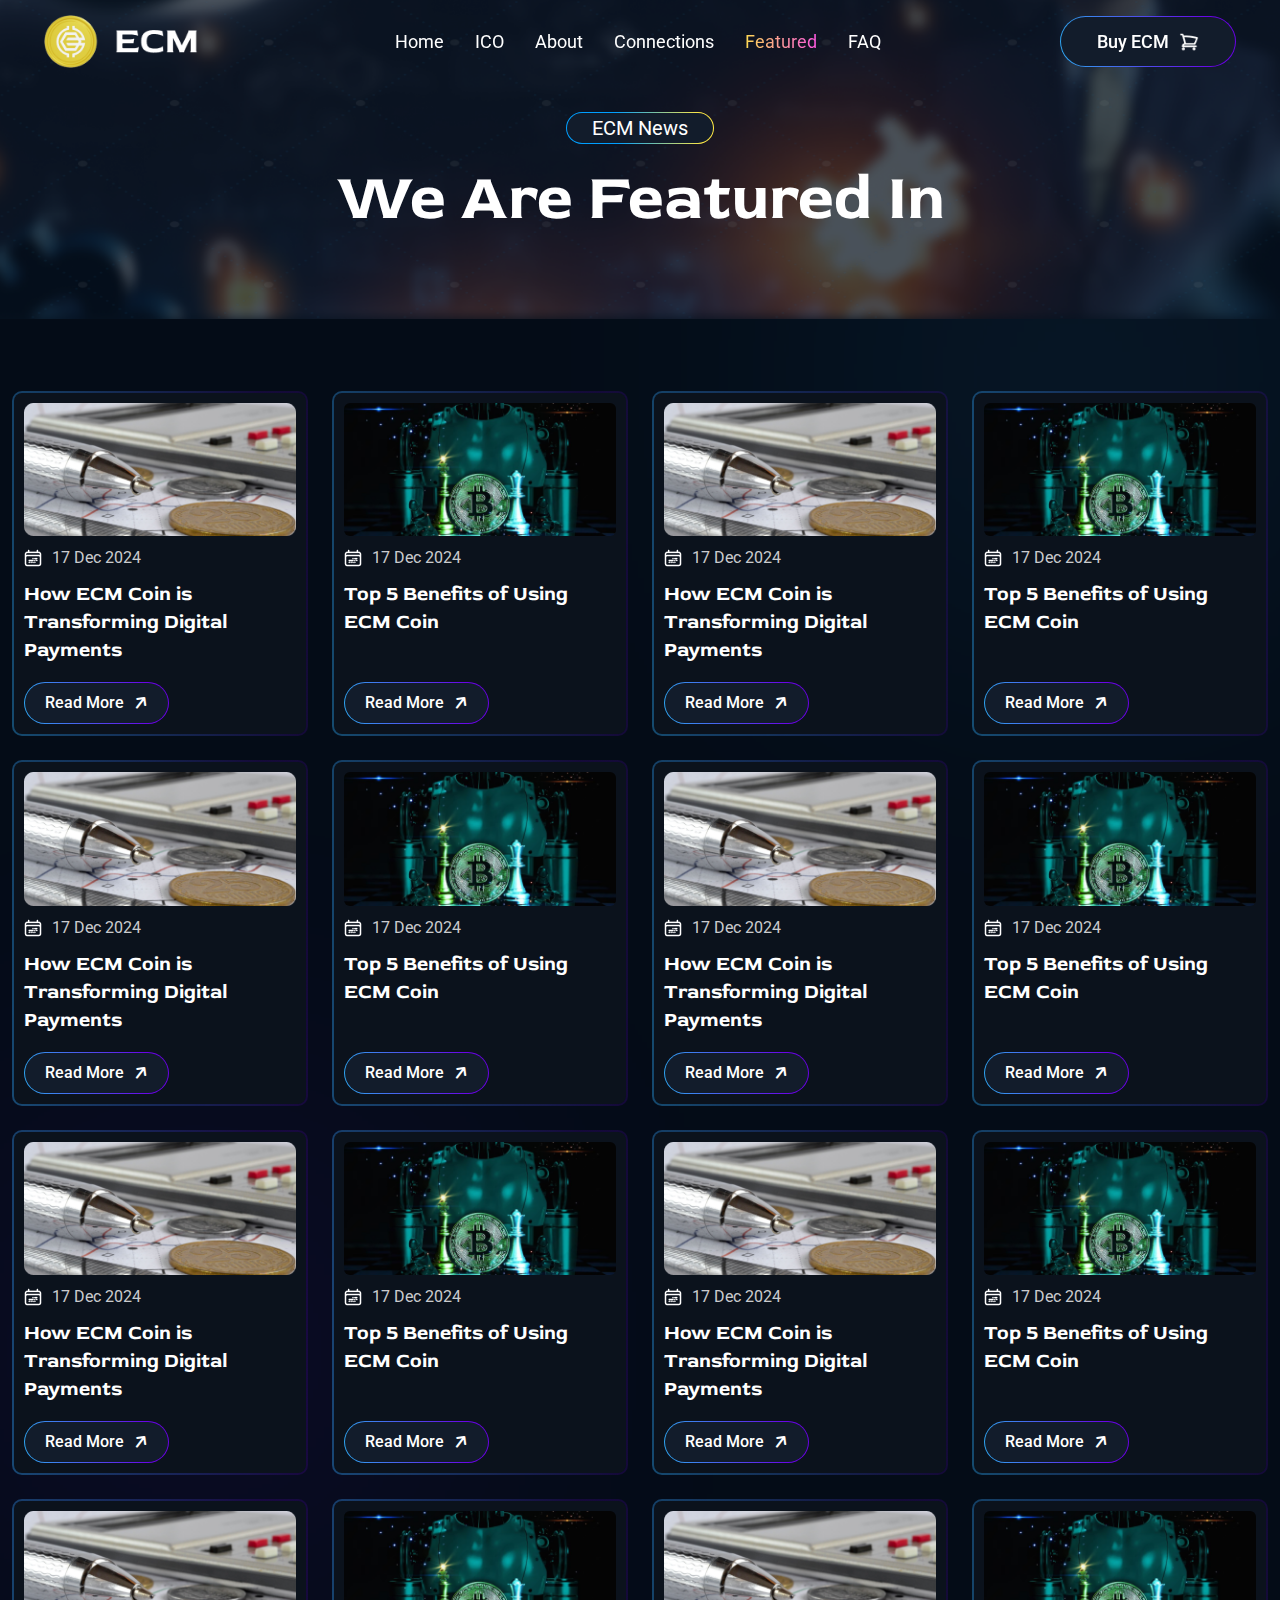
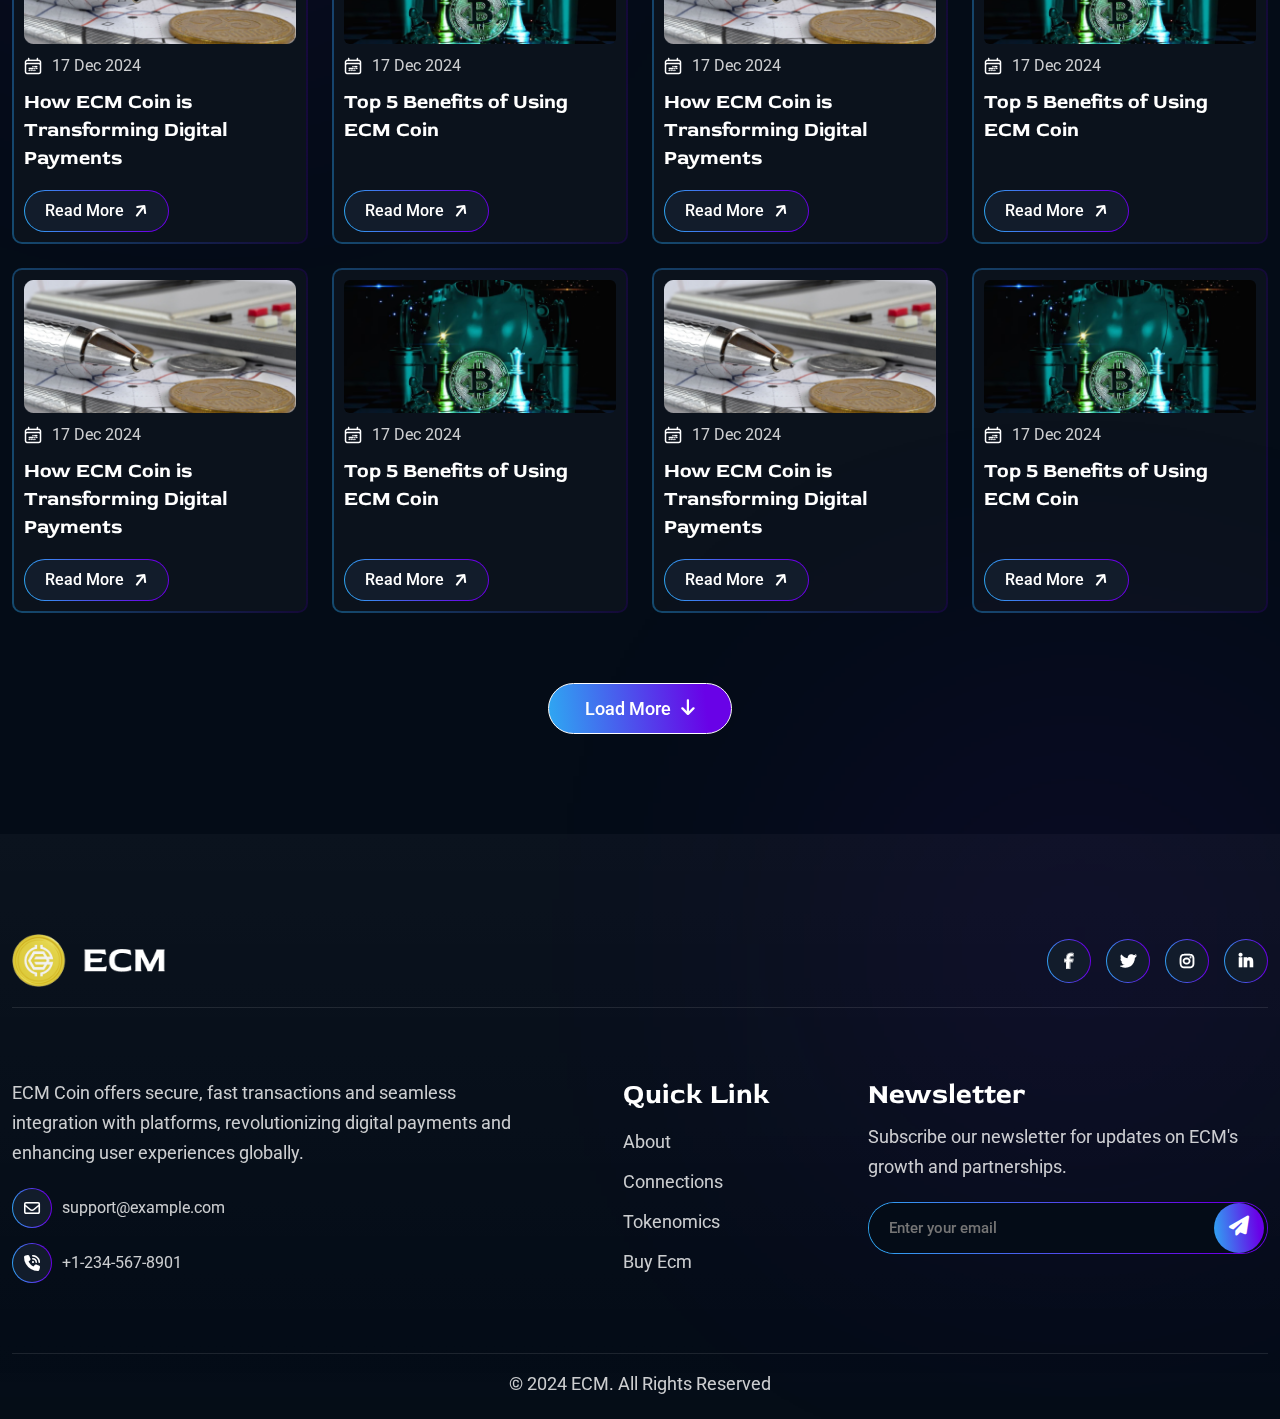
<file: all-news.html>
<!DOCTYPE html>
<html lang="en">

<head>
   <meta charset="UTF-8" />
   <meta name="viewport" content="width=device-width, initial-scale=1.0" />
   <title>ECM - Coin</title>
   <link rel="preconnect" href="https://fonts.googleapis.com" />
   <link rel="preconnect" href="https://fonts.gstatic.com" crossorigin />

   <link href="https://cdn.jsdelivr.net/npm/bootstrap@5.3.3/dist/css/bootstrap.min.css" rel="stylesheet" />
   <link rel="stylesheet" href="https://cdnjs.cloudflare.com/ajax/libs/font-awesome/6.5.2/css/all.min.css" />
   <link rel="stylesheet" href="assets/css/main.css" />
   <link rel="stylesheet" href="assets/css/responsive.css" />
</head>

<body>

   <!-- Header Start-->
   <header class="header-area">
      <div class="container">
         <nav class="navbar navbar-expand-lg">
            <div class="container-fluid">
               <a class="navbar-brand" href="index.html">
                  <img src="assets/images/logo.png" alt="logo" />
               </a>
               <button class="navbar-toggler icon" type="button" data-bs-toggle="collapse" data-bs-target="#navbarText"
                  aria-expanded="false" aria-label="Toggle navigation">
                  <span class="icon-bar"><i class="fa fa-bars" aria-hidden="true"></i>
                  </span>
               </button>
               <div class="collapse navbar-collapse" id="navbarText">
                  <ul class="navbar-nav mx-auto" id="outside-click">
                     <li class="nav-item">
                        <a class="nav-link" href="index.html">Home</a>
                     </li>
                     <li class="nav-item">
                        <a class="nav-link" href="#ico">ICO</a>
                     </li>

                     <li class="nav-item">
                        <a class="nav-link" href="#about1">About</a>
                     </li>
                     <li class="nav-item">
                        <a class="nav-link" href="#connections1">Connections</a>
                     </li>
                     <li class="nav-item">
                        <a class="nav-link active" href="#featured">Featured</a>
                     </li>
                     <!-- <li class="nav-item">
                        <a class="nav-link" href="#tokenomics1">Tokenomics</a>
                     </li> -->
                     <li class="nav-item">
                        <a class="nav-link" href="#faq1">FAQ</a>
                     </li>
                  </ul>
                  <div class="header-right d-inline-block">
                     <div class="border-gradient">
                        <a href="#ico2" class="primary-btn hover-gradient">Buy ECM <img
                              src="assets/images/icon/card.png" alt="card"></a>
                     </div>
                  </div>
               </div>
            </div>
         </nav>
      </div>
   </header>
   <div data-bs-spy="scroll" data-bs-target="#top-gap" data-bs-offset="100">
       <section class="page-heading-section" style="background:url('assets/images/bg/page-header-bg.png');">
         <div class="container">
            <div class="row">
               <div class="col-md-12">
                  <div class="page-heading text-center position-relative">
                     <div class="border-gradient d-inline-block">
                         <span>ECM News</span>
                     </div>
                     <h4>We Are Featured In</h4>
                  </div>
               </div>
            </div>
         </div>
       </section>
      <!-- Start featured -->
       <section class="featured-section position-relative mt-5">
         <div class="ellipse ellipse-30"></div>
         <div class="ellipse ellipse-18"></div>
         <div class="container">
            <div class="row gy-4 mt-1">
               <div class="col-xl-3 col-lg-4 col-md-6">
                  <div class="featured-card-item h-100">
                     <div class="border-gradient-2">
                        <div class="featured-card">
                           <div class="featured-thumbnail">
                              <img src="assets/images/thumbnails/news.png" alt="image" class="w-100 rounded">
                           </div>
                           <div class="featured-card-body position-relative z-3">
                              <div class="featured-card-content">
                                 <ul>
                                    <li><img src="assets/images/icon/date.png" alt="icon"> 17 Dec 2024</li>
                                 </ul>
                                 <h4>How ECM Coin is Transforming Digital Payments</h4>
                              </div>
                             
                           </div>
                            <div class="news-view-more-btn border-gradient mt-40 d-inline-block">
                                 <a href="news-details.html" class="sm-primary-btn hover-gradient">Read More <i class="fas fa-arrow-right rotate-left-52 "></i></a>
                            </div>
                        </div>
                     </div>
                  </div>
               </div>
               <div class="col-xl-3 col-lg-4 col-md-6">
                  <div class="featured-card-item h-100">
                     <div class="border-gradient-2">
                        <div class="featured-card">
                           <div class="featured-thumbnail">
                              <img src="assets/images/thumbnails/news-2.png" alt="image" class="w-100 rounded">
                           </div>
                           <div class="featured-card-body position-relative z-3">
                              <div class="featured-card-content">
                                 <ul>
                                    <li><img src="assets/images/icon/date.png" alt="icon"> 17 Dec 2024</li>
                                 </ul>
                                 <h4>Top 5 Benefits of Using ECM Coin </h4>
                              </div>
                             
                           </div>
                            <div class="news-view-more-btn border-gradient mt-40 d-inline-block">
                                 <a href="news-details.html" class="sm-primary-btn hover-gradient">Read More <i class="fas fa-arrow-right rotate-left-52 "></i></a>
                            </div>
                        </div>
                     </div>
                  </div>
               </div>
               <div class="col-xl-3 col-lg-4 col-md-6">
                  <div class="featured-card-item h-100">
                     <div class="border-gradient-2">
                        <div class="featured-card">
                           <div class="featured-thumbnail">
                              <img src="assets/images/thumbnails/news.png" alt="image" class="w-100 rounded">
                           </div>
                           <div class="featured-card-body position-relative z-3">
                              <div class="featured-card-content">
                                 <ul>
                                    <li><img src="assets/images/icon/date.png" alt="icon"> 17 Dec 2024</li>
                                 </ul>
                                 <h4>How ECM Coin is Transforming Digital Payments</h4>
                              </div>
                             
                           </div>
                            <div class="news-view-more-btn border-gradient mt-40 d-inline-block">
                                 <a href="news-details.html" class="sm-primary-btn hover-gradient">Read More <i class="fas fa-arrow-right rotate-left-52 "></i></a>
                            </div>
                        </div>
                     </div>
                  </div>
               </div>
               <div class="col-xl-3 col-lg-4 col-md-6">
                  <div class="featured-card-item h-100">
                     <div class="border-gradient-2">
                        <div class="featured-card">
                           <div class="featured-thumbnail">
                              <img src="assets/images/thumbnails/news-2.png" alt="image" class="w-100 rounded">
                           </div>
                           <div class="featured-card-body position-relative z-3">
                              <div class="featured-card-content">
                                 <ul>
                                    <li><img src="assets/images/icon/date.png" alt="icon"> 17 Dec 2024</li>
                                 </ul>
                                 <h4>Top 5 Benefits of Using ECM Coin </h4>
                              </div>
                             
                           </div>
                            <div class="news-view-more-btn border-gradient mt-40 d-inline-block">
                                 <a href="news-details.html" class="sm-primary-btn hover-gradient">Read More <i class="fas fa-arrow-right rotate-left-52 "></i></a>
                            </div>
                        </div>
                     </div>
                  </div>
               </div>
               <div class="col-xl-3 col-lg-4 col-md-6">
                  <div class="featured-card-item h-100">
                     <div class="border-gradient-2">
                        <div class="featured-card">
                           <div class="featured-thumbnail">
                              <img src="assets/images/thumbnails/news.png" alt="image" class="w-100 rounded">
                           </div>
                           <div class="featured-card-body position-relative z-3">
                              <div class="featured-card-content">
                                 <ul>
                                    <li><img src="assets/images/icon/date.png" alt="icon"> 17 Dec 2024</li>
                                 </ul>
                                 <h4>How ECM Coin is Transforming Digital Payments</h4>
                              </div>
                             
                           </div>
                            <div class="news-view-more-btn border-gradient mt-40 d-inline-block">
                                 <a href="news-details.html" class="sm-primary-btn hover-gradient">Read More <i class="fas fa-arrow-right rotate-left-52 "></i></a>
                            </div>
                        </div>
                     </div>
                  </div>
               </div>
               <div class="col-xl-3 col-lg-4 col-md-6">
                  <div class="featured-card-item h-100">
                     <div class="border-gradient-2">
                        <div class="featured-card">
                           <div class="featured-thumbnail">
                              <img src="assets/images/thumbnails/news-2.png" alt="image" class="w-100 rounded">
                           </div>
                           <div class="featured-card-body position-relative z-3">
                              <div class="featured-card-content">
                                 <ul>
                                    <li><img src="assets/images/icon/date.png" alt="icon"> 17 Dec 2024</li>
                                 </ul>
                                 <h4>Top 5 Benefits of Using ECM Coin </h4>
                              </div>
                             
                           </div>
                            <div class="news-view-more-btn border-gradient mt-40 d-inline-block">
                                 <a href="news-details.html" class="sm-primary-btn hover-gradient">Read More <i class="fas fa-arrow-right rotate-left-52 "></i></a>
                            </div>
                        </div>
                     </div>
                  </div>
               </div>
               <div class="col-xl-3 col-lg-4 col-md-6">
                  <div class="featured-card-item h-100">
                     <div class="border-gradient-2">
                        <div class="featured-card">
                           <div class="featured-thumbnail">
                              <img src="assets/images/thumbnails/news.png" alt="image" class="w-100 rounded">
                           </div>
                           <div class="featured-card-body position-relative z-3">
                              <div class="featured-card-content">
                                 <ul>
                                    <li><img src="assets/images/icon/date.png" alt="icon"> 17 Dec 2024</li>
                                 </ul>
                                 <h4>How ECM Coin is Transforming Digital Payments</h4>
                              </div>
                             
                           </div>
                            <div class="news-view-more-btn border-gradient mt-40 d-inline-block">
                                 <a href="news-details.html" class="sm-primary-btn hover-gradient">Read More <i class="fas fa-arrow-right rotate-left-52 "></i></a>
                            </div>
                        </div>
                     </div>
                  </div>
               </div>
               <div class="col-xl-3 col-lg-4 col-md-6">
                  <div class="featured-card-item h-100">
                     <div class="border-gradient-2">
                        <div class="featured-card">
                           <div class="featured-thumbnail">
                              <img src="assets/images/thumbnails/news-2.png" alt="image" class="w-100 rounded">
                           </div>
                           <div class="featured-card-body position-relative z-3">
                              <div class="featured-card-content">
                                 <ul>
                                    <li><img src="assets/images/icon/date.png" alt="icon"> 17 Dec 2024</li>
                                 </ul>
                                 <h4>Top 5 Benefits of Using ECM Coin </h4>
                              </div>
                             
                           </div>
                            <div class="news-view-more-btn border-gradient mt-40 d-inline-block">
                                 <a href="news-details.html" class="sm-primary-btn hover-gradient">Read More <i class="fas fa-arrow-right rotate-left-52 "></i></a>
                            </div>
                        </div>
                     </div>
                  </div>
               </div>
               <div class="col-xl-3 col-lg-4 col-md-6">
                  <div class="featured-card-item h-100">
                     <div class="border-gradient-2">
                        <div class="featured-card">
                           <div class="featured-thumbnail">
                              <img src="assets/images/thumbnails/news.png" alt="image" class="w-100 rounded">
                           </div>
                           <div class="featured-card-body position-relative z-3">
                              <div class="featured-card-content">
                                 <ul>
                                    <li><img src="assets/images/icon/date.png" alt="icon"> 17 Dec 2024</li>
                                 </ul>
                                 <h4>How ECM Coin is Transforming Digital Payments</h4>
                              </div>
                             
                           </div>
                            <div class="news-view-more-btn border-gradient mt-40 d-inline-block">
                                 <a href="news-details.html" class="sm-primary-btn hover-gradient">Read More <i class="fas fa-arrow-right rotate-left-52 "></i></a>
                            </div>
                        </div>
                     </div>
                  </div>
               </div>
               <div class="col-xl-3 col-lg-4 col-md-6">
                  <div class="featured-card-item h-100">
                     <div class="border-gradient-2">
                        <div class="featured-card">
                           <div class="featured-thumbnail">
                              <img src="assets/images/thumbnails/news-2.png" alt="image" class="w-100 rounded">
                           </div>
                           <div class="featured-card-body position-relative z-3">
                              <div class="featured-card-content">
                                 <ul>
                                    <li><img src="assets/images/icon/date.png" alt="icon"> 17 Dec 2024</li>
                                 </ul>
                                 <h4>Top 5 Benefits of Using ECM Coin </h4>
                              </div>
                             
                           </div>
                            <div class="news-view-more-btn border-gradient mt-40 d-inline-block">
                                 <a href="news-details.html" class="sm-primary-btn hover-gradient">Read More <i class="fas fa-arrow-right rotate-left-52 "></i></a>
                            </div>
                        </div>
                     </div>
                  </div>
               </div>
               <div class="col-xl-3 col-lg-4 col-md-6">
                  <div class="featured-card-item h-100">
                     <div class="border-gradient-2">
                        <div class="featured-card">
                           <div class="featured-thumbnail">
                              <img src="assets/images/thumbnails/news.png" alt="image" class="w-100 rounded">
                           </div>
                           <div class="featured-card-body position-relative z-3">
                              <div class="featured-card-content">
                                 <ul>
                                    <li><img src="assets/images/icon/date.png" alt="icon"> 17 Dec 2024</li>
                                 </ul>
                                 <h4>How ECM Coin is Transforming Digital Payments</h4>
                              </div>
                             
                           </div>
                            <div class="news-view-more-btn border-gradient mt-40 d-inline-block">
                                 <a href="news-details.html" class="sm-primary-btn hover-gradient">Read More <i class="fas fa-arrow-right rotate-left-52 "></i></a>
                            </div>
                        </div>
                     </div>
                  </div>
               </div>
               <div class="col-xl-3 col-lg-4 col-md-6">
                  <div class="featured-card-item h-100">
                     <div class="border-gradient-2">
                        <div class="featured-card">
                           <div class="featured-thumbnail">
                              <img src="assets/images/thumbnails/news-2.png" alt="image" class="w-100 rounded">
                           </div>
                           <div class="featured-card-body position-relative z-3">
                              <div class="featured-card-content">
                                 <ul>
                                    <li><img src="assets/images/icon/date.png" alt="icon"> 17 Dec 2024</li>
                                 </ul>
                                 <h4>Top 5 Benefits of Using ECM Coin </h4>
                              </div>
                             
                           </div>
                            <div class="news-view-more-btn border-gradient mt-40 d-inline-block">
                                 <a href="news-details.html" class="sm-primary-btn hover-gradient">Read More <i class="fas fa-arrow-right rotate-left-52 "></i></a>
                            </div>
                        </div>
                     </div>
                  </div>
               </div>
               <div class="col-xl-3 col-lg-4 col-md-6">
                  <div class="featured-card-item h-100">
                     <div class="border-gradient-2">
                        <div class="featured-card">
                           <div class="featured-thumbnail">
                              <img src="assets/images/thumbnails/news.png" alt="image" class="w-100 rounded">
                           </div>
                           <div class="featured-card-body position-relative z-3">
                              <div class="featured-card-content">
                                 <ul>
                                    <li><img src="assets/images/icon/date.png" alt="icon"> 17 Dec 2024</li>
                                 </ul>
                                 <h4>How ECM Coin is Transforming Digital Payments</h4>
                              </div>
                             
                           </div>
                            <div class="news-view-more-btn border-gradient mt-40 d-inline-block">
                                 <a href="news-details.html" class="sm-primary-btn hover-gradient">Read More <i class="fas fa-arrow-right rotate-left-52 "></i></a>
                            </div>
                        </div>
                     </div>
                  </div>
               </div>
               <div class="col-xl-3 col-lg-4 col-md-6">
                  <div class="featured-card-item h-100">
                     <div class="border-gradient-2">
                        <div class="featured-card">
                           <div class="featured-thumbnail">
                              <img src="assets/images/thumbnails/news-2.png" alt="image" class="w-100 rounded">
                           </div>
                           <div class="featured-card-body position-relative z-3">
                              <div class="featured-card-content">
                                 <ul>
                                    <li><img src="assets/images/icon/date.png" alt="icon"> 17 Dec 2024</li>
                                 </ul>
                                 <h4>Top 5 Benefits of Using ECM Coin </h4>
                              </div>
                             
                           </div>
                            <div class="news-view-more-btn border-gradient mt-40 d-inline-block">
                                 <a href="news-details.html" class="sm-primary-btn hover-gradient">Read More <i class="fas fa-arrow-right rotate-left-52 "></i></a>
                            </div>
                        </div>
                     </div>
                  </div>
               </div>
               <div class="col-xl-3 col-lg-4 col-md-6">
                  <div class="featured-card-item h-100">
                     <div class="border-gradient-2">
                        <div class="featured-card">
                           <div class="featured-thumbnail">
                              <img src="assets/images/thumbnails/news.png" alt="image" class="w-100 rounded">
                           </div>
                           <div class="featured-card-body position-relative z-3">
                              <div class="featured-card-content">
                                 <ul>
                                    <li><img src="assets/images/icon/date.png" alt="icon"> 17 Dec 2024</li>
                                 </ul>
                                 <h4>How ECM Coin is Transforming Digital Payments</h4>
                              </div>
                             
                           </div>
                            <div class="news-view-more-btn border-gradient mt-40 d-inline-block">
                                 <a href="news-details.html" class="sm-primary-btn hover-gradient">Read More <i class="fas fa-arrow-right rotate-left-52 "></i></a>
                            </div>
                        </div>
                     </div>
                  </div>
               </div>
               <div class="col-xl-3 col-lg-4 col-md-6">
                  <div class="featured-card-item h-100">
                     <div class="border-gradient-2">
                        <div class="featured-card">
                           <div class="featured-thumbnail">
                              <img src="assets/images/thumbnails/news-2.png" alt="image" class="w-100 rounded">
                           </div>
                           <div class="featured-card-body position-relative z-3">
                              <div class="featured-card-content">
                                 <ul>
                                    <li><img src="assets/images/icon/date.png" alt="icon"> 17 Dec 2024</li>
                                 </ul>
                                 <h4>Top 5 Benefits of Using ECM Coin </h4>
                              </div>
                             
                           </div>
                            <div class="news-view-more-btn border-gradient mt-40 d-inline-block">
                                 <a href="news-details.html" class="sm-primary-btn hover-gradient">Read More <i class="fas fa-arrow-right rotate-left-52 "></i></a>
                            </div>
                        </div>
                     </div>
                  </div>
               </div>
               <div class="col-xl-3 col-lg-4 col-md-6">
                  <div class="featured-card-item h-100">
                     <div class="border-gradient-2">
                        <div class="featured-card">
                           <div class="featured-thumbnail">
                              <img src="assets/images/thumbnails/news.png" alt="image" class="w-100 rounded">
                           </div>
                           <div class="featured-card-body position-relative z-3">
                              <div class="featured-card-content">
                                 <ul>
                                    <li><img src="assets/images/icon/date.png" alt="icon"> 17 Dec 2024</li>
                                 </ul>
                                 <h4>How ECM Coin is Transforming Digital Payments</h4>
                              </div>
                             
                           </div>
                            <div class="news-view-more-btn border-gradient mt-40 d-inline-block">
                                 <a href="news-details.html" class="sm-primary-btn hover-gradient">Read More <i class="fas fa-arrow-right rotate-left-52 "></i></a>
                            </div>
                        </div>
                     </div>
                  </div>
               </div>
               <div class="col-xl-3 col-lg-4 col-md-6">
                  <div class="featured-card-item h-100">
                     <div class="border-gradient-2">
                        <div class="featured-card">
                           <div class="featured-thumbnail">
                              <img src="assets/images/thumbnails/news-2.png" alt="image" class="w-100 rounded">
                           </div>
                           <div class="featured-card-body position-relative z-3">
                              <div class="featured-card-content">
                                 <ul>
                                    <li><img src="assets/images/icon/date.png" alt="icon"> 17 Dec 2024</li>
                                 </ul>
                                 <h4>Top 5 Benefits of Using ECM Coin </h4>
                              </div>
                             
                           </div>
                            <div class="news-view-more-btn border-gradient mt-40 d-inline-block">
                                 <a href="news-details.html" class="sm-primary-btn hover-gradient">Read More <i class="fas fa-arrow-right rotate-left-52 "></i></a>
                            </div>
                        </div>
                     </div>
                  </div>
               </div>
               <div class="col-xl-3 col-lg-4 col-md-6">
                  <div class="featured-card-item h-100">
                     <div class="border-gradient-2">
                        <div class="featured-card">
                           <div class="featured-thumbnail">
                              <img src="assets/images/thumbnails/news.png" alt="image" class="w-100 rounded">
                           </div>
                           <div class="featured-card-body position-relative z-3">
                              <div class="featured-card-content">
                                 <ul>
                                    <li><img src="assets/images/icon/date.png" alt="icon"> 17 Dec 2024</li>
                                 </ul>
                                 <h4>How ECM Coin is Transforming Digital Payments</h4>
                              </div>
                             
                           </div>
                            <div class="news-view-more-btn border-gradient mt-40 d-inline-block">
                                 <a href="news-details.html" class="sm-primary-btn hover-gradient">Read More <i class="fas fa-arrow-right rotate-left-52 "></i></a>
                            </div>
                        </div>
                     </div>
                  </div>
               </div>
               <div class="col-xl-3 col-lg-4 col-md-6">
                  <div class="featured-card-item h-100">
                     <div class="border-gradient-2">
                        <div class="featured-card">
                           <div class="featured-thumbnail">
                              <img src="assets/images/thumbnails/news-2.png" alt="image" class="w-100 rounded">
                           </div>
                           <div class="featured-card-body position-relative z-3">
                              <div class="featured-card-content">
                                 <ul>
                                    <li><img src="assets/images/icon/date.png" alt="icon"> 17 Dec 2024</li>
                                 </ul>
                                 <h4>Top 5 Benefits of Using ECM Coin </h4>
                              </div>
                             
                           </div>
                            <div class="news-view-more-btn border-gradient mt-40 d-inline-block">
                                 <a href="news-details.html" class="sm-primary-btn hover-gradient">Read More <i class="fas fa-arrow-right rotate-left-52 "></i></a>
                            </div>
                        </div>
                     </div>
                  </div>
               </div>
            </div>
            <div class="mt-70 d-flex justify-content-center">
               <button class="secondary-btn border-white">Load More <i class="fas fa-arrow-down"></i></button>
              
            </div>
         </div>
       </section>
      <!-- End featured -->
   </div>
   <!-- Footer -->
   <footer class="footer-area mt-100 position-relative">
      <div class="ellipse ellipse-14"></div>
      <div class="container">
         <div class="row">
            <div class="col-md-12">
               <div class="footer-social-menu d-flex align-items-center justify-content-between">
                  <div class="footer-logo">
                     <a href="index.html"><img src="assets/images/logo.png" alt="logo"></a>
                  </div>
                  <div class="social-menu">
                     <ul class="d-flex align-items-center g-15">
                        <li class="border-gradient"><a href="#" class="primary-btn"><i
                                 class="fab fa-facebook-f"></i></a></li>
                        <li class="border-gradient"><a href="#" class="primary-btn"><i class="fab fa-twitter"></i></a>
                        </li>
                        <li class="border-gradient"><a href="#" class="primary-btn"><i class="fab fa-instagram"></i></a>
                        </li>
                        <li class="border-gradient"><a href="#" class="primary-btn"><i
                                 class="fab fa-linkedin-in"></i></a></li>
                     </ul>
                  </div>
               </div>
               <div class="line-1 mt-30"></div>
               <div class="footer d-flex mt-70">
                  <div class="footer-item support-list">
                     <p>ECM Coin offers secure, fast transactions and seamless integration with platforms,
                        revolutionizing digital payments and enhancing user experiences globally.</p>
                     <div class="mt-30">
                        <ul class="d-flex flex-column g-15">
                           <li><a href="mailto:support@example.com"
                                 class="d-flex align-items-center g-10 justify-content-center justify-content-md-start"><span
                                    class="border-gradient support-icon"><i
                                       class="far fa-envelope"></i></span>support@example.com</a></li>
                           <li><a href="tel:+1-234-567-8901"
                                 class="d-flex align-items-center g-10 justify-content-center justify-content-md-start"><span
                                    class="border-gradient support-icon"><i
                                       class="fas fa-phone-volume"></i></span>+1-234-567-8901</a></li>
                        </ul>
                     </div>
                  </div>
                  <div class="footer-item footer-pagination">
                     <h4>Quick Link</h4>
                     <ul class="d-flex flex-column g-10 mt-20">
                        <li><a href="#about-2">
                              <p>About</p>
                           </a></li>
                        <li><a href="#connections2">
                              <p>Connections</p>
                           </a></li>
                        <li><a href="#tokenomics2">
                              <p>Tokenomics</p>
                           </a></li>
                        <li><a href="#ico2">
                              <p>Buy Ecm</p>
                           </a></li>
                     </ul>
                  </div>
                  <div class="footer-item footer-subscribe">
                     <h4>Newsletter</h4>
                     <p class="mt-10">Subscribe our newsletter for updates on ECM's growth and partnerships.</p>
                     <div class="mt-30">
                        <form action="">
                           <div class="border-gradient">
                              <div class="d-flex align-items-center bg-04 radius-32">
                                 <input type="email" placeholder="Enter your email" class="input">
                                 <button><i class="fas fa-paper-plane"></i></button>
                              </div>
                           </div>
                        </form>
                     </div>
                  </div>
               </div>
               <div class="line-1 mt-70"></div>
               <div class="footer-bottom d-flex align-items-center justify-content-center mt-20 mb-20 flex-wrap">
                  <p>&copy; 2024 ECM. All Rights Reserved</p>
               </div>
            </div>
         </div>
      </div>
   </footer>
   <script src="https://code.jquery.com/jquery-3.7.1.min.js"></script>
   <script src="https://code.jquery.com/jquery-3.2.1.slim.min.js"></script>
   <script src="https://cdn.jsdelivr.net/npm/bootstrap@5.3.3/dist/js/bootstrap.bundle.min.js"></script>
   <script src="https://cdn.jsdelivr.net/npm/@popperjs/core@2.11.8/dist/umd/popper.min.js"></script>
   <script src="assets/js/main.js"></script>
</body>

</html>
</file>
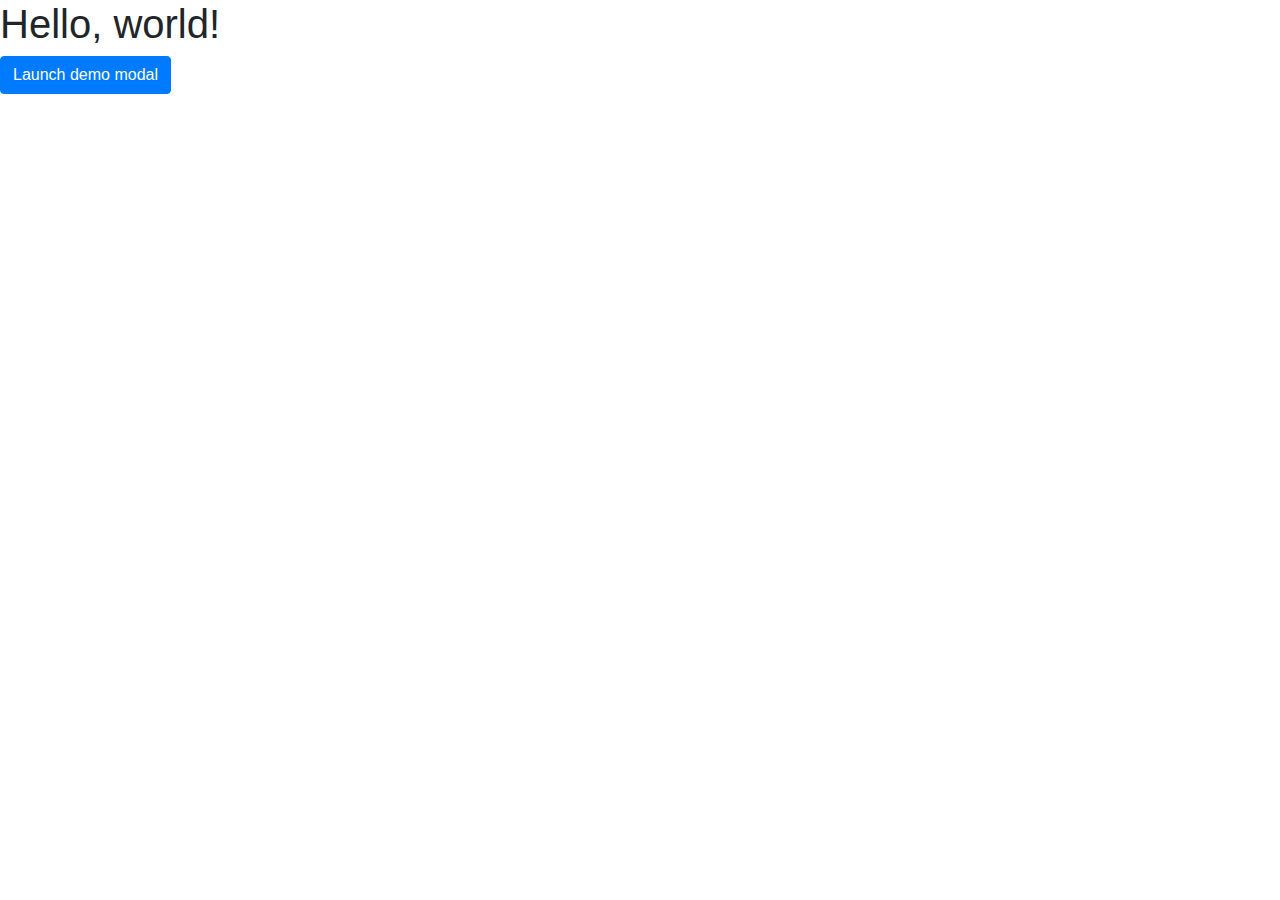
<file: hello.html>
<!doctype html>
<html lang="en">
  <head>
    <!-- Required meta tags -->
    <meta charset="utf-8">
    <meta name="viewport" content="width=device-width, initial-scale=1, shrink-to-fit=no">

    <!-- Bootstrap CSS -->
    <link rel="stylesheet" href="https://cdn.jsdelivr.net/npm/bootstrap@4.0.0/dist/css/bootstrap.min.css" integrity="sha384-Gn5384xqQ1aoWXA+058RXPxPg6fy4IWvTNh0E263XmFcJlSAwiGgFAW/dAiS6JXm" crossorigin="anonymous">

    <title>Hello, world!</title>
  </head>
  <body>
    <h1>Hello, world!</h1>
    <!-- Button trigger modal -->
    <button type="button" class="btn btn-primary" data-toggle="modal" data-target="#exampleModal">
      Launch demo modal
    </button>
  
    <!-- Modal -->
    <div class="modal fade" id="exampleModal" tabindex="-1" aria-labelledby="exampleModalLabel" aria-hidden="true">
      <div class="modal-dialog">
        <div class="modal-content">
          <div class="modal-header">
            <h5 class="modal-title" id="exampleModalLabel">Modal title</h5>
            <button type="button" class="close" data-dismiss="modal" aria-label="Close">
              <span aria-hidden="true">&times;</span>
            </button>
          </div>
          <div class="modal-body">
            ...
          </div>
          <div class="modal-footer">
            <button type="button" class="btn btn-secondary" data-dismiss="modal">Close</button>
            <button type="button" class="btn btn-primary">Save changes</button>
          </div>
        </div>
      </div>
    </div>

    <!-- Optional JavaScript -->
    <!-- jQuery first, then Popper.js, then Bootstrap JS -->
    <script src="https://code.jquery.com/jquery-3.2.1.slim.min.js" integrity="sha384-KJ3o2DKtIkvYIK3UENzmM7KCkRr/rE9/Qpg6aAZGJwFDMVNA/GpGFF93hXpG5KkN" crossorigin="anonymous"></script>
    
    <script src="https://cdn.jsdelivr.net/npm/bootstrap@4.0.0/dist/js/bootstrap.min.js" integrity="sha384-JZR6Spejh4U02d8jOt6vLEHfe/JQGiRRSQQxSfFWpi1MquVdAyjUar5+76PVCmYl" crossorigin="anonymous"></script>
  </body>
</html>
</file>
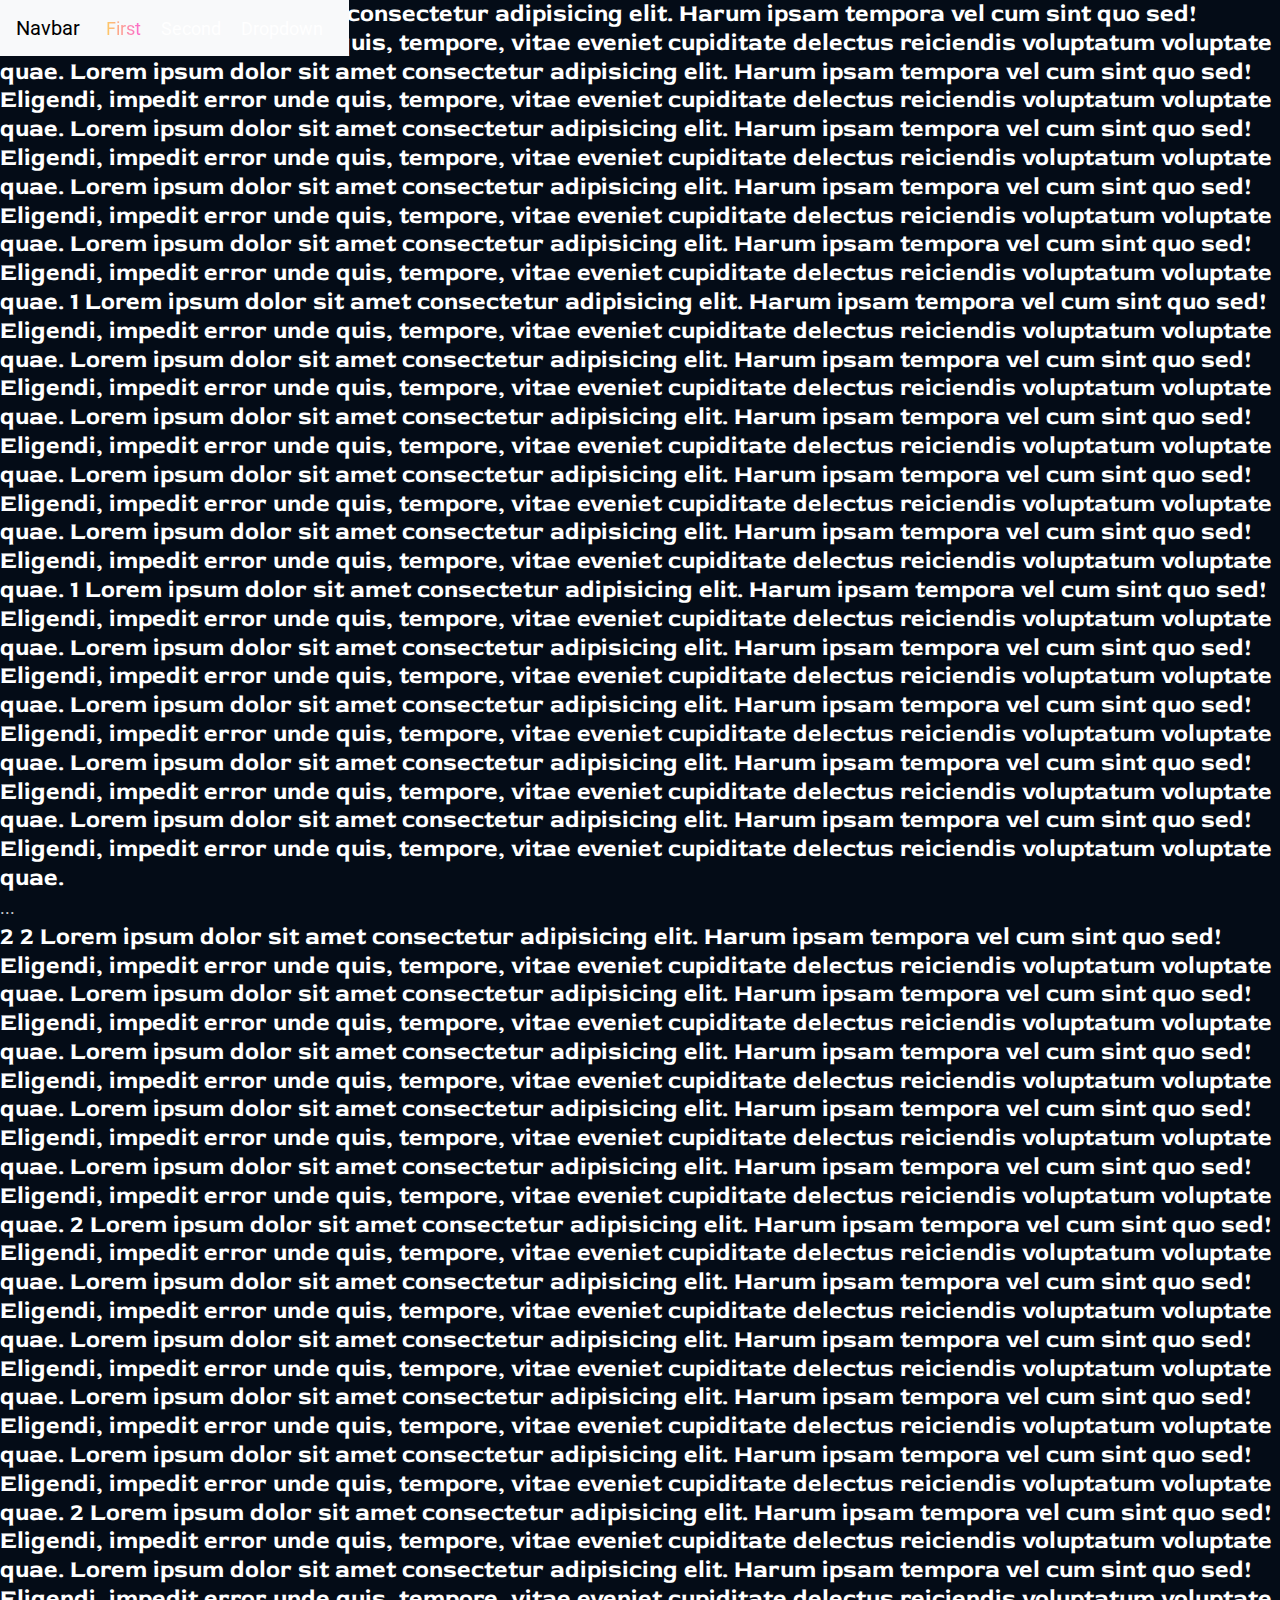
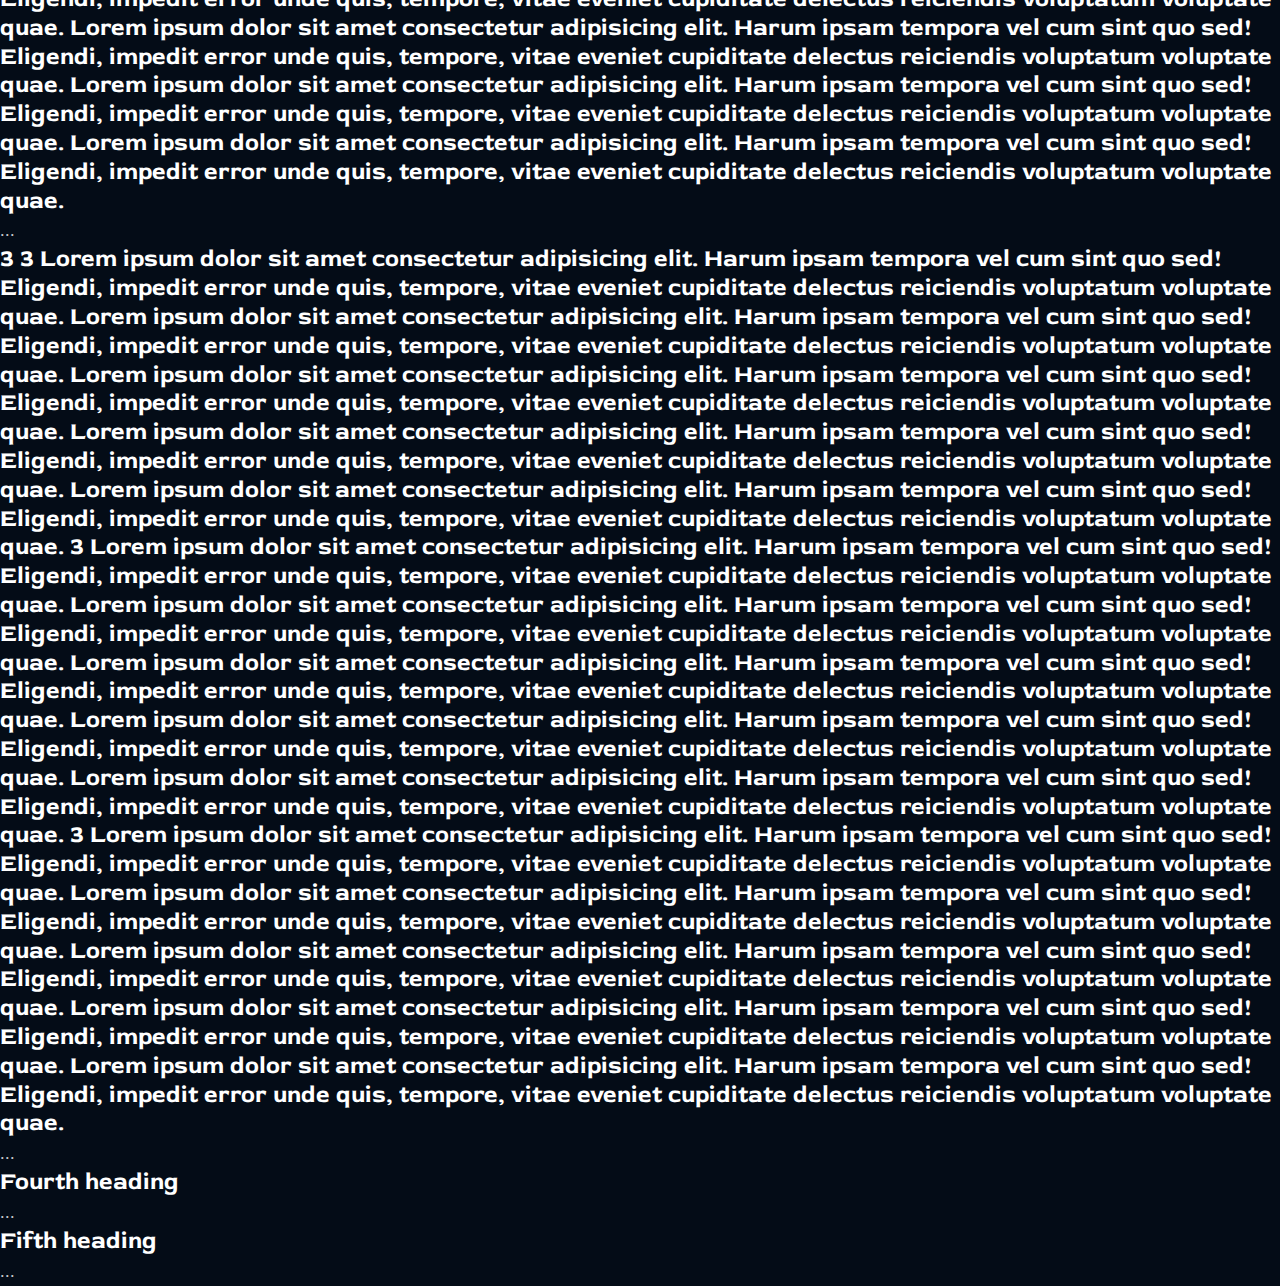
<file: index copy.html>
<!DOCTYPE html>
<html lang="en">
   <head>
      <meta charset="UTF-8" />
      <meta name="viewport" content="width=device-width, initial-scale=1.0" />
      <title>ECM - Coin</title>
      <link rel="preconnect" href="https://fonts.googleapis.com" />
      <link rel="preconnect" href="https://fonts.gstatic.com" crossorigin />
      
      <link
         href="https://cdn.jsdelivr.net/npm/bootstrap@5.3.3/dist/css/bootstrap.min.css"
         rel="stylesheet"
         />
      <link
         rel="stylesheet"
         href="https://cdnjs.cloudflare.com/ajax/libs/font-awesome/6.5.2/css/all.min.css"
         />
      <link rel="stylesheet" href="assets/css/main.css" />
      <link rel="stylesheet" href="assets/css/responsive.css" />
   </head>
   <body>
      <nav class="navbar navbar-light bg-light px-3 position-fixed">
         <a class="navbar-brand" href="#">Navbar</a>
         <ul class="nav nav-pills">
           <li class="nav-item">
             <a class="nav-link" href="#scrollspyHeading1">First</a>
           </li>
           <li class="nav-item">
             <a class="nav-link" href="#scrollspyHeading2">Second</a>
           </li>
           <li class="nav-item dropdown">
             <a class="nav-link dropdown-toggle" data-bs-toggle="dropdown" href="#" role="button" aria-expanded="false">Dropdown</a>
             <ul class="dropdown-menu">
               <li><a class="dropdown-item" href="#scrollspyHeading3">Third</a></li>
               <li><a class="dropdown-item" href="#scrollspyHeading4">Fourth</a></li>
               <li><hr class="dropdown-divider"></li>
               <li><a class="dropdown-item" href="#scrollspyHeading5">Fifth</a></li>
             </ul>
           </li>
         </ul>
       </nav>
       <div data-bs-spy="scroll"   >
         <h4 id="scrollspyHeading1">
            1
            Lorem ipsum dolor sit amet consectetur adipisicing elit. Harum ipsam tempora vel cum sint quo sed! Eligendi, impedit error unde quis, tempore, vitae eveniet cupiditate delectus reiciendis voluptatum voluptate quae.
            Lorem ipsum dolor sit amet consectetur adipisicing elit. Harum ipsam tempora vel cum sint quo sed! Eligendi, impedit error unde quis, tempore, vitae eveniet cupiditate delectus reiciendis voluptatum voluptate quae.
            Lorem ipsum dolor sit amet consectetur adipisicing elit. Harum ipsam tempora vel cum sint quo sed! Eligendi, impedit error unde quis, tempore, vitae eveniet cupiditate delectus reiciendis voluptatum voluptate quae.
            Lorem ipsum dolor sit amet consectetur adipisicing elit. Harum ipsam tempora vel cum sint quo sed! Eligendi, impedit error unde quis, tempore, vitae eveniet cupiditate delectus reiciendis voluptatum voluptate quae.
            Lorem ipsum dolor sit amet consectetur adipisicing elit. Harum ipsam tempora vel cum sint quo sed! Eligendi, impedit error unde quis, tempore, vitae eveniet cupiditate delectus reiciendis voluptatum voluptate quae.
            1
            Lorem ipsum dolor sit amet consectetur adipisicing elit. Harum ipsam tempora vel cum sint quo sed! Eligendi, impedit error unde quis, tempore, vitae eveniet cupiditate delectus reiciendis voluptatum voluptate quae.
            Lorem ipsum dolor sit amet consectetur adipisicing elit. Harum ipsam tempora vel cum sint quo sed! Eligendi, impedit error unde quis, tempore, vitae eveniet cupiditate delectus reiciendis voluptatum voluptate quae.
            Lorem ipsum dolor sit amet consectetur adipisicing elit. Harum ipsam tempora vel cum sint quo sed! Eligendi, impedit error unde quis, tempore, vitae eveniet cupiditate delectus reiciendis voluptatum voluptate quae.
            Lorem ipsum dolor sit amet consectetur adipisicing elit. Harum ipsam tempora vel cum sint quo sed! Eligendi, impedit error unde quis, tempore, vitae eveniet cupiditate delectus reiciendis voluptatum voluptate quae.
            Lorem ipsum dolor sit amet consectetur adipisicing elit. Harum ipsam tempora vel cum sint quo sed! Eligendi, impedit error unde quis, tempore, vitae eveniet cupiditate delectus reiciendis voluptatum voluptate quae.
            1
            Lorem ipsum dolor sit amet consectetur adipisicing elit. Harum ipsam tempora vel cum sint quo sed! Eligendi, impedit error unde quis, tempore, vitae eveniet cupiditate delectus reiciendis voluptatum voluptate quae.
            Lorem ipsum dolor sit amet consectetur adipisicing elit. Harum ipsam tempora vel cum sint quo sed! Eligendi, impedit error unde quis, tempore, vitae eveniet cupiditate delectus reiciendis voluptatum voluptate quae.
            Lorem ipsum dolor sit amet consectetur adipisicing elit. Harum ipsam tempora vel cum sint quo sed! Eligendi, impedit error unde quis, tempore, vitae eveniet cupiditate delectus reiciendis voluptatum voluptate quae.
            Lorem ipsum dolor sit amet consectetur adipisicing elit. Harum ipsam tempora vel cum sint quo sed! Eligendi, impedit error unde quis, tempore, vitae eveniet cupiditate delectus reiciendis voluptatum voluptate quae.
            Lorem ipsum dolor sit amet consectetur adipisicing elit. Harum ipsam tempora vel cum sint quo sed! Eligendi, impedit error unde quis, tempore, vitae eveniet cupiditate delectus reiciendis voluptatum voluptate quae.
         </h4>
         <p>...</p>
         <h4 id="scrollspyHeading2">2
            2
            Lorem ipsum dolor sit amet consectetur adipisicing elit. Harum ipsam tempora vel cum sint quo sed! Eligendi, impedit error unde quis, tempore, vitae eveniet cupiditate delectus reiciendis voluptatum voluptate quae.
            Lorem ipsum dolor sit amet consectetur adipisicing elit. Harum ipsam tempora vel cum sint quo sed! Eligendi, impedit error unde quis, tempore, vitae eveniet cupiditate delectus reiciendis voluptatum voluptate quae.
            Lorem ipsum dolor sit amet consectetur adipisicing elit. Harum ipsam tempora vel cum sint quo sed! Eligendi, impedit error unde quis, tempore, vitae eveniet cupiditate delectus reiciendis voluptatum voluptate quae.
            Lorem ipsum dolor sit amet consectetur adipisicing elit. Harum ipsam tempora vel cum sint quo sed! Eligendi, impedit error unde quis, tempore, vitae eveniet cupiditate delectus reiciendis voluptatum voluptate quae.
            Lorem ipsum dolor sit amet consectetur adipisicing elit. Harum ipsam tempora vel cum sint quo sed! Eligendi, impedit error unde quis, tempore, vitae eveniet cupiditate delectus reiciendis voluptatum voluptate quae.
            2
            Lorem ipsum dolor sit amet consectetur adipisicing elit. Harum ipsam tempora vel cum sint quo sed! Eligendi, impedit error unde quis, tempore, vitae eveniet cupiditate delectus reiciendis voluptatum voluptate quae.
            Lorem ipsum dolor sit amet consectetur adipisicing elit. Harum ipsam tempora vel cum sint quo sed! Eligendi, impedit error unde quis, tempore, vitae eveniet cupiditate delectus reiciendis voluptatum voluptate quae.
            Lorem ipsum dolor sit amet consectetur adipisicing elit. Harum ipsam tempora vel cum sint quo sed! Eligendi, impedit error unde quis, tempore, vitae eveniet cupiditate delectus reiciendis voluptatum voluptate quae.
            Lorem ipsum dolor sit amet consectetur adipisicing elit. Harum ipsam tempora vel cum sint quo sed! Eligendi, impedit error unde quis, tempore, vitae eveniet cupiditate delectus reiciendis voluptatum voluptate quae.
            Lorem ipsum dolor sit amet consectetur adipisicing elit. Harum ipsam tempora vel cum sint quo sed! Eligendi, impedit error unde quis, tempore, vitae eveniet cupiditate delectus reiciendis voluptatum voluptate quae.
            2
            Lorem ipsum dolor sit amet consectetur adipisicing elit. Harum ipsam tempora vel cum sint quo sed! Eligendi, impedit error unde quis, tempore, vitae eveniet cupiditate delectus reiciendis voluptatum voluptate quae.
            Lorem ipsum dolor sit amet consectetur adipisicing elit. Harum ipsam tempora vel cum sint quo sed! Eligendi, impedit error unde quis, tempore, vitae eveniet cupiditate delectus reiciendis voluptatum voluptate quae.
            Lorem ipsum dolor sit amet consectetur adipisicing elit. Harum ipsam tempora vel cum sint quo sed! Eligendi, impedit error unde quis, tempore, vitae eveniet cupiditate delectus reiciendis voluptatum voluptate quae.
            Lorem ipsum dolor sit amet consectetur adipisicing elit. Harum ipsam tempora vel cum sint quo sed! Eligendi, impedit error unde quis, tempore, vitae eveniet cupiditate delectus reiciendis voluptatum voluptate quae.
            Lorem ipsum dolor sit amet consectetur adipisicing elit. Harum ipsam tempora vel cum sint quo sed! Eligendi, impedit error unde quis, tempore, vitae eveniet cupiditate delectus reiciendis voluptatum voluptate quae.
         </h4>
         <p>...</p>
         <h4 id="scrollspyHeading3">3
            3
            Lorem ipsum dolor sit amet consectetur adipisicing elit. Harum ipsam tempora vel cum sint quo sed! Eligendi, impedit error unde quis, tempore, vitae eveniet cupiditate delectus reiciendis voluptatum voluptate quae.
            Lorem ipsum dolor sit amet consectetur adipisicing elit. Harum ipsam tempora vel cum sint quo sed! Eligendi, impedit error unde quis, tempore, vitae eveniet cupiditate delectus reiciendis voluptatum voluptate quae.
            Lorem ipsum dolor sit amet consectetur adipisicing elit. Harum ipsam tempora vel cum sint quo sed! Eligendi, impedit error unde quis, tempore, vitae eveniet cupiditate delectus reiciendis voluptatum voluptate quae.
            Lorem ipsum dolor sit amet consectetur adipisicing elit. Harum ipsam tempora vel cum sint quo sed! Eligendi, impedit error unde quis, tempore, vitae eveniet cupiditate delectus reiciendis voluptatum voluptate quae.
            Lorem ipsum dolor sit amet consectetur adipisicing elit. Harum ipsam tempora vel cum sint quo sed! Eligendi, impedit error unde quis, tempore, vitae eveniet cupiditate delectus reiciendis voluptatum voluptate quae.
            3
            Lorem ipsum dolor sit amet consectetur adipisicing elit. Harum ipsam tempora vel cum sint quo sed! Eligendi, impedit error unde quis, tempore, vitae eveniet cupiditate delectus reiciendis voluptatum voluptate quae.
            Lorem ipsum dolor sit amet consectetur adipisicing elit. Harum ipsam tempora vel cum sint quo sed! Eligendi, impedit error unde quis, tempore, vitae eveniet cupiditate delectus reiciendis voluptatum voluptate quae.
            Lorem ipsum dolor sit amet consectetur adipisicing elit. Harum ipsam tempora vel cum sint quo sed! Eligendi, impedit error unde quis, tempore, vitae eveniet cupiditate delectus reiciendis voluptatum voluptate quae.
            Lorem ipsum dolor sit amet consectetur adipisicing elit. Harum ipsam tempora vel cum sint quo sed! Eligendi, impedit error unde quis, tempore, vitae eveniet cupiditate delectus reiciendis voluptatum voluptate quae.
            Lorem ipsum dolor sit amet consectetur adipisicing elit. Harum ipsam tempora vel cum sint quo sed! Eligendi, impedit error unde quis, tempore, vitae eveniet cupiditate delectus reiciendis voluptatum voluptate quae.
            3
            Lorem ipsum dolor sit amet consectetur adipisicing elit. Harum ipsam tempora vel cum sint quo sed! Eligendi, impedit error unde quis, tempore, vitae eveniet cupiditate delectus reiciendis voluptatum voluptate quae.
            Lorem ipsum dolor sit amet consectetur adipisicing elit. Harum ipsam tempora vel cum sint quo sed! Eligendi, impedit error unde quis, tempore, vitae eveniet cupiditate delectus reiciendis voluptatum voluptate quae.
            Lorem ipsum dolor sit amet consectetur adipisicing elit. Harum ipsam tempora vel cum sint quo sed! Eligendi, impedit error unde quis, tempore, vitae eveniet cupiditate delectus reiciendis voluptatum voluptate quae.
            Lorem ipsum dolor sit amet consectetur adipisicing elit. Harum ipsam tempora vel cum sint quo sed! Eligendi, impedit error unde quis, tempore, vitae eveniet cupiditate delectus reiciendis voluptatum voluptate quae.
            Lorem ipsum dolor sit amet consectetur adipisicing elit. Harum ipsam tempora vel cum sint quo sed! Eligendi, impedit error unde quis, tempore, vitae eveniet cupiditate delectus reiciendis voluptatum voluptate quae.
            

         </h4>
         <p>...</p>
         <h4 id="scrollspyHeading4">Fourth heading</h4>
         <p>...</p>
         <h4 id="scrollspyHeading5">Fifth heading</h4>
         <p>...</p>
       </div>
       
       <!-- Ecm Platform End -->
        
      <script src="https://code.jquery.com/jquery-3.7.1.min.js"></script>
      <script src="https://cdn.jsdelivr.net/npm/bootstrap@5.3.3/dist/js/bootstrap.bundle.min.js"></script>
      <script src="https://cdn.jsdelivr.net/npm/@popperjs/core@2.11.8/dist/umd/popper.min.js"></script>
      <script src="assets/js/main.js"></script>
   </body>
</html>
</file>
<file: assets/css/main.css>
@import url('https://fonts.googleapis.com/css2?family=Red+Rose:wght@300..700&family=Roboto:ital,wght@0,100;0,300;0,400;0,500;0,700;0,900;1,100;1,300;1,400;1,500;1,700;1,900&display=swap');
body {
  margin: 0;
  padding: 0;
  font-family: "Roboto", sans-serif;
  font-weight: 400;
  background-color:#040C17;
   
}
.gradient-color {
	background: linear-gradient(90deg, #FEE844 0%, #FC49EF 100%);
	-webkit-background-clip: text;
	-webkit-text-fill-color: transparent;
	background-clip: text;
	text-fill-color: transparent;
}
button{
  background-color: transparent;
  outline:none;
  
}
 .input-group input{
  outline: none;
  border: none;
  background-color: transparent;
  font-size: 15px;
  font-weight: 400;
  color: #FFFFFFB2;
 }
 .input-group input::placeholder {
	opacity: 1;
	color: #dbdbdb;
}
 .input-group input:focus{
  color:#fff;
 }
.form-control:focus {
  border-color:#fff;
  background-color: transparent;
	box-shadow: 0 0 0 0 transparent;
}
input{
  font-size: 15px;
  font-weight: 500;
  background-color: #e1e1e1;
}
 input:focus{
 
  box-shadow:  0 0 0 0 transparent;
 }
p{
  font-size:18px;
  line-height: 30px;
  color:#FFFFFFCC;
}
 
.container{
  max-width: 1290px;
}
input {
  outline: none;
}
.bg-16{
  background-color:#161D27;
}
 .bg-F76362{
  background-color:#F76362 !important;
 }
a,
a:hover {
  text-decoration: none;
}
ul,
p {
  list-style: none;
  margin: 0;
  padding: 0;
}
h1,h2,h3,h4,h5,h6{
  margin: 0;
  color:#fff;
  padding: 0;
  font-weight: 700;
  font-family: "Red Rose", serif;
}
.primary-btn,.secondary-btn {
	padding: 11px 36px;
	color: #fff;
	font-size: 18px;
	font-weight: 500;
  display: flex;
  align-items: center;
  gap: 10px;
	text-transform: capitalize;
  position: relative;
  z-index: 9;
}
.sm-primary-btn{
	padding:8px 20px;
	color: #fff;
	font-size: 16px;
	font-weight: 500;
  display: flex;
  align-items: center;
  gap: 10px;
	text-transform: capitalize;
  position: relative;
  z-index: 9;
}
.secondary-btn{
  padding: 11px 36px;
}
.border-gradient:hover{
  /* background: linear-gradient(263.49deg, #6902E7 14.4%, #2EA8F2 100%); */
  border: 1px solid transparent;
  box-shadow: rgba(193, 193, 197, 0.3) 0px 8px 24px;
  transition: 0.5s;
}
.border-gradient-2{
  transition: 0.5s;
}
.border-gradient-2:hover{
  box-shadow: rgba(193, 193, 197, 0.2) 0px 8px 15px;
  cursor: pointer;
}
.secondary-btn{
  background: linear-gradient(263.49deg, #6902E7 14.4%, #2EA8F2 100%);
  border-radius: 32px;
  /* border: 1px solid #fff !important; */
  transition: 0.5s;
}
.secondary-btn:hover{
 
  box-shadow: rgba(193, 193, 197, 0.3) 0px 8px 24px;
  /* background: linear-gradient(0deg, #6902E7 14.4%, #2EA8F2 100%); */
}
.primary-btn i,.secondary-btn i{
  font-size: 18px;
  color:#fff;
  font-weight: 700;
}
.primary-btn img,.secondary-btn img{
  width: 20px;
}
.common-heading-section h3{
  font-size:58px;
  line-height:65px;
}
.common-heading-section h4{
  font-size:38px;
  line-height: 48px;
}
.common-heading-section h5{
  font-size:24px;
  line-height:36px;
}
.common-heading-section p{
  margin-top: 20px;
}

 .icon-bar {
	color: #fff;
	padding: 8px 12px;
	border: 1px solid #fff;
	border-radius: 5px;
	display: inline-block;
}
 .icon-bar i{
  font-size: 22px;
 }
 .thumbnail-bg img{
  filter: grayscale(100%);
 }
 .thumbnail-img img {
	max-width:415px;
	width: 100%;

}
 .thumbnail-img {
	left: 0;
	right: 0;
	top: 50%;
	margin: auto;
	text-align: center;
	transform: translateY(-50%);
}
.mt-10{
  margin-top: 10px !important;
}
.mt-20{
  margin-top:15px;
}
.mt-70{
  margin-top: 70px;
}
.p-10{
  padding: 10px;
}
.p-15{
  padding: 15px;
}
.ptb-15{
  padding-top:15px;
  padding-bottom: 15px;
}
.ptb-20{
  padding-top: 20px;
  padding-bottom: 20px;
}
.plr-10{
  padding-left: 10px;
  padding-right: 10px;
}
.plr-25{
  padding-left:25px;
  padding-right:25px;
}
.rotate-left-30 {
  transform: rotate(-30deg);
}
.rotate-30 {
  transform: rotate(30deg);
}
/* .card-1{
  background: linear-gradient(180deg, rgba(255, 255, 255, 0.1) 0%, rgba(255, 255, 255, 0) 100%);
  backdrop-filter: blur(10px);
  border-radius: 20px;
}
.line-bg{
  background-image: url('../images/bg/line-bg.png');
  background-position: center center;
  background-size: cover;
  background-repeat: no-repeat;
  background: linear-gradient(180deg, rgba(255, 255, 255, 0.1) 0%, rgba(255, 255, 255, 0) 100%);
} */
.card-image {
	background: linear-gradient(180deg, rgba(255, 255, 255, 0.1) 0%, rgb(5, 24, 40) 100%), url('../images/bg/line-bg.png');
	backdrop-filter: blur(10px);
	border-radius: 20px;
	background-position: center center;
  background-size: 100% 100%;
	background-repeat: no-repeat;
	padding: 20px;
}
.card-bg{
  backdrop-filter: blur(10px);
  border-radius: 20px;
  background: linear-gradient(180deg, rgba(255, 255, 255, 0.06) 0%, rgba(255, 255, 255, 0) 100%);
  height: 100%;
}
.benefit-card {
	background-image: url('../images/bg/line-bg.png');
	background-position: bottom;
	background-size: 177% 50%;
	background-repeat: no-repeat;
  height: 100%;
}
.hero-right{
  gap: 20px;
}

.btn-group ul{
  gap:20px;
}
button,button:active{
  outline: none;
  border: none !important;
 }
 button:focus:not(:focus-visible){
  color:#fff;
  box-shadow: 0 0 0  rgba(13, 109, 253, 0);
 }
 .menu-bg {
	/* background-color: #071827; */
	backdrop-filter: blur(73px);
	border-bottom: 1px solid #242323;
}
.nav-item > a {
	font-weight: 400;
	font-size: 18px;
	color: #fff;
  padding:5px 10px;
	transition: 0.5s;
}
.nav-item > a:hover,.nav-item > a:focus,.dropdown-menu ul li a:hover{
 color:#DFCD41;
}
.nav-link.dropdown-toggle.show{
  background: linear-gradient(90deg, #277BF5 0%, #1CD691 100.01%);
  background-clip: border-box;
-webkit-background-clip: text;
-webkit-text-fill-color: transparent;
background-clip: text;
text-fill-color: transparent;
}
.dropdown-menu ul li a{
  padding: 5px 18px;
  display: block;
  color:#00020B;
  font-size: 16px;
  font-weight: 500;
}
.navbar-brand img {
	max-width: 155px;
}
.dropdown-toggle::after {
	display: none;
}
a.nav-link.dropdown-toggle i{
  margin-left: 10px;
  font-size: 16px;
}
 .ellipse{
  position: absolute;
  height: 400px;
  width: 400px;
  z-index: -2;
  /* z-index: 2; */
  opacity: 0.12;
  filter: blur(200px);
 }
 .ellipse-1{
  background: #2EA8F2;
  left: 0;
  top: 290px;
 }
 .ellipse-20{
  background: #2EA8F2;
  left: 0;
  top:-10%;
  right: 0;
  backdrop-filter:800px;
  margin: auto;
 }
 .ellipse-2{
  background: #2EA8F2;
  right: 0;
  top: 290px;
 }
 .ellipse-10{
  background: #2EA8F2;
  right: 0;
  top:-5%;
 }
 .ellipse-3{
  left: 0;
  top:-10%;
  background: #6902E7;
 }
 .ellipse-8{
  left: 0;
  top:-10%;
  background: #6902E7;
 }
 .ellipse-11{
  left: 0;
  top:-15%;
  background: #6902E7;
 }
 .ellipse-30{
  left: 0;
  top:50%;
  transform:translateY(-50%);
  background: #6902E7;
 }
 .ellipse-12{
  right: 0;
  top:15%;
  background: #6902E7;
 }
 .ellipse-14{
  right: 0;
  top:-15%;
  background: #6902E7;
 }
 .ellipse-5{
  left: 0;
  top:-10%;
  background: #2EA8F2;
 }
 .ellipse-13{
  left: 0;
  top:-10%;
  background: #2EA8F2;
 }
 
 .ellipse-6{
  background: #6902E7;
  right: 0;
  top:-10%;
 }
 .ellipse-7{
  background: #6902E7;
  right: 0;
  top:15%;
 }
 .ellipse-9{
  background: #6902E7;
  right: 0;
  top:60%;
 }
 .ellipse-18{
  background: #2EA8F2;
  right: 0;
  top:-10%;
 }
 .ellipse-4{
  background: #2EA8F2;
  right: 0;
  top:-10%;
 }
 .chart-thumbnail img{
  max-width:500px;
 }
/* main css */
.header-area {
	position: sticky;
	left: 0;
	right: 0;
  padding:2px 0;
	top:0px;
	margin-bottom: -101px;
  z-index: 999;
}
.border-gradient::after {
	background:linear-gradient(263.49deg, #6902E7 14.4%, #2EA8F2 100%);
	border-radius:32px;
}
.border-gradient::after {
	content: '';
	position: absolute;
	top: -1px;
	bottom: -1px;
	left: -1px;
	right: -1px;
	z-index: -1;
	border-radius: 32px;
}
.border-gradient{
  background-color: #121C2B;
	position: relative;
	border: 1px solid transparent;
	background-clip: padding-box;
  border-radius:32px;
  color: #fff;
  transition: 0.5s;
}
.border-gradient-2 {
	border-radius:20px;
	background: #0B121C;
	border: 2px solid transparent;
	background-clip: padding-box;
	position: relative;
  height: 100%;
}
.border-gradient-2::after {
	content: '';
	position: absolute;
	top: -2px;
	left: -2px;
	right: -2px;
  z-index: -5;
	bottom: -2px;
	border-radius:20px;
	background: linear-gradient(263.49deg, rgba(105, 2, 231, 0.16) 14.4%, rgba(46, 168, 242, 0.4) 100%);
}
.border-gradient-3 {
	border-radius:30px;
	background: #0B121C;
	border:4px solid transparent;
	background-clip: padding-box;
	position: relative;
  height: 100%;
  padding:2px 12px;
}
.border-gradient-3::after {
	content: '';
	position: absolute;
	top: -2px;
	left: -2px;
	right: -2px;
  z-index: -5;
	bottom: -2px;
	border-radius:30px;
	background: linear-gradient(263.49deg, rgba(105, 2, 231, 0.16) 14.4%, rgba(46, 168, 242, 0.4) 100%);
}
.border-gradient-4 {
	border-radius:30px;
	background: #0B121C;
	border: 2px solid transparent;
	background-clip: padding-box;
	position: relative;
  height: 100%;
  padding:2px 12px;
}

.border-gradient-4::after {
	content: '';
	position: absolute;
	top: -2px;
	left: -2px;
	right: -2px;
  z-index: -5;
	bottom: -2px;
	border-radius:30px;
	background:  linear-gradient(263.49deg, rgba(105, 2, 231, 0.4) 14.4%, #2EA8F2 100%);
}
 .text-copy-btn{
  background: linear-gradient(263.49deg, #6902E7 14.4%, #2EA8F2 100%);
  height: 32px;
  width: 32px;
  border-radius: 50% !important;
  color: #fff;
  font-size: 15px;
  position: absolute;
  right:6px;
 
 }
.hero-section{
  background-image: url('../images/bg/1.png');
  background-repeat: no-repeat;
  background-position: center center;
  background-size: cover;
  padding-top: 170px;
  padding-bottom:50px;
}
.small-card-left{
  bottom: -60px;
  left: 0;
}
.small-card-right{
  bottom:0px;
  right: 0;
}
.p-30{
  padding:15px 30px;
}
.g-8{
  gap: 8px;
}
.g-30{
  gap: 30px;
}
.g-20{
  gap:20px;
}
.p-20{
  padding: 20px;
}
.project-icon img,.project-founder img{
  width:90px;
  height:90px;
  border-radius: 50%;
}
.mt-30{
  margin-top:20px;
}
.line-1{
  height: 1px;
  width: 100%;
  background-color: #FFFFFF1A;
}
.mt-40{
  margin-top: 40px;
}
.mt-100{
  margin-top: 100px;
}
.ecm-chart-text img{
  max-width: 380px;
}
.ico-progress .progress-bar {
	background: linear-gradient(263.49deg, #6902E7 14.4%, #2EA8F2 100%);
	border-radius: 30px;
}
.gradient-bg{
  color:#fff;
  font-weight: 600;
  background: linear-gradient(263.49deg, #6902E7 14.4%, #2EA8F2 100%);
}
.ico-progress .progress {
	height:32px;
  background: #FFFFFF1A;
	border-radius: 30px;
}
 .label{
  font-size:15px;
  font-weight: 500;
 }
.mb-30{
  margin-bottom: 30px;
}
.ico-progress .progress-bar span {
  font-size: 18px;
  font-weight: 600;
  color: #FFFFFFCC;
  padding-right: 15px;
  padding-left: 15px;
}
.font-24{
  font-size: 24px;
}
.input{
  border: none;
  outline: none;
  color: #ffffff9a;
  cursor: pointer;
  opacity: 1;
  width: 100%;
  padding: 11px 30px;
  padding-left: 20px;
  background-color: transparent;
}
.input::placeholder{
  opacity: 1;
}
.bg-04{
  background: #040C17;
}
.radius-32{
  border-radius: 32px;
}
.pl-20{
  padding-left:10px;
}
.ecm-address h5{
  font-size: 24px;
  font-weight: 700;
  line-height: 38.4px;
  color: #2EA8F2;
}
.mb-20{
  margin-bottom: 20px;
}
.benefits-logo img{
  width: 70px;
}
.benefit-card p{
  font-size:16px;
}
.bg-1{
  background-image: url('../images/bg/1.png');
  background-repeat: no-repeat;
  background-position: center center;
  background-size: 100% 100%;
}
.bg-2{
  background-image: url('../images/bg/2.png');
  background-repeat: no-repeat;
  background-position: center center;
  background-size:cover;
  position: relative;
}
.bg-2::before {
  content: "";
  position: absolute;
  top: 0;
  left: 0;
  right: 0;
  bottom: 0;
  background-color: rgba(255, 255, 255, 0.03); /* White overlay with 40% opacity */
  z-index: -1;
}
.platform-logo{
 
}
.platform-logo img{
  width: 100px;
  height: 100px;
  border-radius: 100%;
}
.platform-text{
  padding-left: 30px;
  margin-left: 30px;
  border-left: 1.5px solid #FFFFFF66;
}
.g-10{
  gap: 10px;
}
.benefits-tag span{
  font-family: Roboto;
  font-size: 20px;
  font-weight: 700;
  color:#fff;
  padding-right: 10px;
}
.benefits-tag ul{
  list-style: disc;
  gap: 30px;
  margin-left: 20px;
  color: #fff;
}
.ptb-100{
  padding-top:100px;
  padding-bottom:100px;
}
.border-rounded-custom{
  background-color: #121C2B;
	position: relative;
	border: 1px solid transparent;
	background-clip: padding-box;
	border-radius:10px;
	color: #fff;
  display: flex;
  align-items: center;
  justify-content: center;
  gap: 10px;
	transition: 0.5s;
}
.shear-icon-list ul li{
  height:60px;
  width:60px;
  cursor: pointer;
}
.shear-icon-list ul li a{
  display: block;
}
.border-rounded-custom:hover{
  background: linear-gradient(263.49deg, rgba(105, 2, 231, 0.4) 14.4%, rgba(46, 168, 242, 0.4) 100%);
  border-color:transparent;
  box-shadow: rgba(193, 193, 197, 0.2) 0px 8px 15px;
}
.shear-icon-list ul li i{
  color:#fff;
  font-size: 25px;
}
.listed ul li a{
  padding:8px 20px;
  font-weight: 700;
  border: 1px solid transparent;
  font-size:28px;
  font-family: "Red Rose", serif;
}
.border-rounded-custom:after{
  content: '';
  position: absolute;
  top: -1px;
  bottom: -1px;
  left: -1px;
  right: -1px;
  z-index: -1;
  border-radius:10px;
  background: linear-gradient(263.49deg, rgba(105, 2, 231, 0.4) 14.4%, rgba(46, 168, 242, 0.4) 100%);
}
 .nav-link.active{
  /* color:#DFCD41 !important; */
  background: linear-gradient(90deg, #FEE844 0%, #FC49EF 100%);
	-webkit-background-clip: text;
	-webkit-text-fill-color: transparent;
	background-clip: text;
	text-fill-color: transparent;
 }
 .social-menu ul li a.primary-btn{
  padding: 0;
  height:42px;
  width:42px;
  display: flex;
  align-items: center;
  justify-content: center;
 }
 .social-menu ul li a i{
  font-size:16px;
 }
 .footer-logo img{
  max-width: 155px;
 }
 .footer-area{
  background: linear-gradient(180deg, rgba(255, 255, 255, 0.03) 0%, rgba(255, 255, 255, 0) 100%);
  backdrop-filter: blur(20px);
  padding-top: 100px;
 }
 .support-icon{
  height: 40px;
  width: 40px;
  display: flex;
  justify-content: center;
  align-items: center;
 }
 .support-list ul li a:hover{
  color: #3690F0;
 }
 .support-list ul li a{
  color:#FFFFFFCC;  
  transition: 0.5s;
}
.g-15{
  gap: 15px;
}
.footer{
  gap:95px;
}
.footer-item h4{
  color:#fff;
  font-size:28px;
  font-weight: 700;
}
.footer-subscribe button i{
  color:#fff;
  font-size: 20px;
}
.footer-subscribe button {
  transition: 0.5s;
	border-radius: 50%;
	background: linear-gradient(263.49deg, #6902E7 14.4%, #2EA8F2 100%);
  height: 50px;
	max-width: 50px;
	min-width: 50px;
	margin-right: 3px;
}
.footer-subscribe button:hover{
  background: linear-gradient(0deg, #6902E7 14.4%, #2EA8F2 100%);
}
.footer-pagination{
  min-width: 150px;
}
.support-list{
  width: 45%;
}
.footer-subscribe{
  max-width: 400px;
}
.footer-pagination ul li a p:hover,.footer-bottom ul li a p:hover{
  color: #DFCD41;
}
.roadmap-box-inner {
	width: 152px;
	height: 152px;
	display: flex;
	text-align: center;
	align-items: center;
	justify-content: center;
	border-radius: 50%;
	outline: 2px solid #FFFFFF1A;
	outline-offset: 20px;
  
}
.roadmap-box-inner h5{
  font-size:40px;
  color:#fff;
  padding:40px;
  line-height: 45px;
}
.roadmap-box-inner.border-gradient,.roadmap-box-inner.border-gradient::after{
  border-radius: 50%;
}
.roadmap-cover {
	position: absolute;
	left: 0;
	right: 0;
	margin: auto;
	width: 220px;
	height: 100%;
	display: flex;
	justify-content: center;
	align-items: center;
	top: 50%;
	transform: translateY(-50%);
	background: #040C17;
	padding: 15px;
	border: 1px solid #0a3455;
	border-radius: 10px;
}
.roadmap-area{
  position: relative;
}
.roadmap-item{
  max-width: 475px;
  width: 100%;
  height: 100%;
}
.roadmap-item-inner{
  position: relative;
}
.roadmap-item-inner::after {
	content: "";
	position: absolute;
	
	top: 50%;
	transform: translateY(-50%);
	height: 4px;
	background: linear-gradient(263.49deg, #6902E7 14.4%, #2EA8F2 100%);
	width: 100px;
	z-index: -2;
}
.roadmap-item:nth-child(even) .roadmap-item-inner::after{
  right: -94px;
}
.roadmap-item:nth-child(odd) .roadmap-item-inner::after{

  left: -94px;
}
.clock i{
  color: #FEE844;
}
.check i{
  background: linear-gradient(263.49deg, #6902E7 14.4%, #2EA8F2 100%);
 color:#fff;
 border-radius: 50%;
 height:18px;
 display: flex;
 align-items: center;
 justify-content: center;
 font-size:12px;
 width:18px;

}
.roadmap-item-inner ul li,.roadmap-item-inner p{
  font-size: 16px;
  font-weight: 500;
  line-height: 24px;
  color:#FFFFFFCC ;
}
.btn-sm{
  border: none;
  outline: none;
  padding: 8px 20px;
  display: inline-block;
  font-family: Roboto;
  font-size: 16px;
  font-weight: 500;
  background-color:#101722;
  color:#fff;
  border-radius:110px;
  border: 1px solid #164A6E !important;
}
.btn-sm:hover{
  background-color: #164A6E;
}
.btn-sm:active {
  border: 1px solid #164A6E !important;
}
.rotate-left-52{
  transform: rotate(-52deg);
}
.buy-ecm-icon img{
  height: 65px;
  width: 65px;
}
.buy-coin-step {
	position: absolute;
	right: 0px;
	top: -20px;
}
.buy-coin-step h6{
  font-size:40px;
  font-weight: 700;
  color: #FFFFFF1A;
}
.accordion-body{
  padding-top: 0;
}
.accordion-button{
  /* background: linear-gradient(180deg, rgba(255, 255, 255, 0.06) 0%, rgba(255, 255, 255, 0) 100%); */
  background-color: #0D1620;
  border: none !important;
  border-radius:20px !important;
  color:#fff;
  outline: none !important;
  font-family: "Red Rose", serif;
  font-size:22px;
  font-weight:500;

}
.accordion-button:not(.collapsed){
  color:#fff;
}
.accordion-item{
  border: none !important;
  border-radius: 20px !important;
  background: transparent;
  outline: none !important;
}
.accordion-button:not(.collapsed) {
 
	background-color:transparent;
	box-shadow:0 0 0 0 transparent;
}
.accordion-button:after {
  background-image: url("data:image/svg+xml,<svg xmlns='http://www.w3.org/2000/svg' viewBox='0 0 16 16' fill='%23ffffff'><path fill-rule='evenodd' d='M1.646 4.646a.5.5 0 0 1 .708 0L8 10.293l5.646-5.647a.5.5 0 0 1 .708.708l-6 6a.5.5 0 0 1-.708 0l-6-6a.5.5 0 0 1 0-.708z'/></svg>") !important;
}
.whitepaper-faq ul li a{
  padding: 12px 25px;
  font-size: 20px;
  font-family: "Red Rose", serif;
  font-weight: 700;
}
.about-thumbnail img{
  max-width: 400px;
}
.ptb-70{
  padding-top: 70px;
  padding-bottom: 70px;
}
.about-section,.ecm-chart-section{
  background-position: center;
  background-repeat: no-repeat;
  background-size: cover;
  background: url('../images/bg/2.png');
}
@keyframes moveDown {
  0% {
    top: 0;
  }
  100% {
    top: 20px; /* Adjust as needed */
  }
}
.small-card-right{
  animation: rotate 6s linear infinite alternate;
}
.small-card-left{
  /* animation: moveDown 2s ease-in-out infinite alternate; */
  /* animation: rotate 2s linear infinite alternate; */
  animation: rotate 6s linear infinite alternate;
}
@keyframes rotate {
  0% {
    transform: rotate(0deg);
  }
  100% {
    transform: rotate(30deg);
  }
}
@keyframes zoom {
  0% {
    transform: scale(1); /* Original size */
  }
  100% {
    transform: scale(1.08); /* Zoomed-in size */
  }
}
.hero-thumbnails img,.about-thumbnail img,.ecm-chart-text img,.learn-more-thumbnail img{
  animation: zoom 3s ease-in-out infinite alternate;
}
.buy-ecm-icon img{
  transition: 0.2s;
}
.buy-ecm-icon img,.benefits-logo img,.platform-logo img{
  transition:1s;
}
.card-image:hover .buy-ecm-icon img,.benefit-card:hover .benefits-logo img,.card-image:hover .platform-logo img{
  transform: scale(1.08); /* Zoomed-in size */
 
}
.pb-70{
  padding-bottom: 70px;
}
.pb-100{
  padding-bottom: 100px;
}
.modal-content {
	background: #0B121C;
	padding: 20px;
  border-radius: 32px;
}
.modal-header span i{
  color: #fff;
  font-size: 26px;
  opacity: 1;
}
.modal-header{
  border: none;
}
.modal-body .roadmap-item-inner:after{
  display: none;
}
.modal{
  backdrop-filter: blur(4px);
}
.pb-50{
  padding-bottom: 50px;
}
.xl-p-20{
  padding:12px !important;
  font-size:20px !important;
  border-radius: 40px;
}
.ecm-header ul li p{
  font-size:18px;
}

.hover-gradient:hover{
  background: linear-gradient(263.49deg, rgba(105, 2, 231, 0.4) 14.4%, rgba(46, 168, 242, 0.4) 100%);
  border-radius: 32px;
  overflow: hidden;
}
 .mt-50{
  margin-top: 50px;
 }
 .ico-section::before {
  content: "";
  position: absolute;
  top: 0;
  left: 0;
  width: 100%;
  height: 100%;
  background-position: center center;
  background-image: url(../images/bg/line-bg.png);
  background-size: 100% 100%;
  background-repeat: no-repeat;
  opacity: 0.3;
  z-index: 0;
}
 .ico-section{
  z-index: 1;
  position: relative;
 }
 .secondary-outline-btn{
  border: 1.5px solid #F763624D !important;
  border-radius: 32px;
  color:#F76362;
  padding: 11px 36px;
  background-color: transparent;
  font-size: 15px;
  font-weight: 500;
  display: flex;
  align-items: center;
  gap: 10px;
 }
 .color-2EA{
  color:#2EA8F2;
 }
.common-heading-section h5{
  font-size:30px;
  line-height: auto;
}
.clip-text {
  width:95%;
  transition: 0.5s;
  white-space: nowrap; /* Prevents text from wrapping */
  overflow: hidden; /* Hides overflow text */
  text-overflow: ellipsis; /* Adds an ellipsis (…) for hidden text */
  display: inline-block; /* Ensures the container fits its content */
}
.color-35{
  color:#359846 !important;
}
.external-link-icon {
	position: absolute;
	right: 6px;
	transition: 0.5s;
	background: linear-gradient(263.49deg, #6902E7 14.4%, #2EA8F2 100%);
	height: 32px;
	width: 32px;
	border-radius: 50% !important;
	color: #fff;
	display: flex;
	justify-content: center;
	align-items: center;
	font-size: 15px;
	top: 50%;
	transform: translateY(-50%);
	position: absolute;
}
.clip-text:hover{
  color:#fff !important;
}
.border-1{
  display: flex;
  align-items: center;
  padding: 11px 15px;
  border: 1px solid #F763624D ;
}
.featured-card{
  padding: 10px;
  height: 100%;
  position: relative;
  z-index: 9;
}
.featured-card-content ul li{
  font-size: 16px;
  color:#FFFFFFCC;
  display: flex;
  align-items: center;
  margin-top: 10px;
  gap: 10px;
}
 .featured-card-body{
  margin-bottom: 60px;
 }
 .news-view-more-btn{
  position: absolute;
  bottom: 10px;
 }
 .page-heading span{
  font-family: Roboto;
  font-size: 20px;
  padding: 10px 25px;
 }
 .page-heading h4{
    color:#fff;
    margin-top:15px;
    font-size: 64px;
    font-weight: 700;
    line-height: 79.94px;

 }
 .page-heading-section{
  padding: 80px 0;
  padding-top: 130px;
  background-size: cover !important;
  background-repeat: no-repeat !important;
  background-position: center center !important;
 }
 .featured-card-item .border-gradient-2,.featured-card-item .border-gradient-2:after{
  border-radius: 10px;
 }
.featured-card-content h4{
  font-size: 20px;
  margin-top: 10px;
  font-weight: 700;
  color:#fff;
  line-height:28px;
}
.page-heading .border-gradient{}
.page-heading .border-gradient:after{
  background: linear-gradient(264.66deg, #FEE844 9.51%, #009FFF 66.02%) !important;
}
.page-heading{
  z-index: 5;
}
.border-white{
  border: 1px solid #fff !important;
}
</file>
<file: assets/css/responsive.css>
@media screen and (min-width:1280px) {
  .navbar-nav {
    gap:15px;
  }
}
 
@media screen and (max-width:1280px) {
  .navbar {
    padding-left: 20px;
    padding-right: 20px;
  }
  
}
@media screen and (max-width:1199px) {
  .roadmap-item:nth-child(odd) .roadmap-item-inner::after {
    left: -182px;
  }
  .roadmap-item-inner::after {
    width: 210px;
  }
  .roadmap-area {
    position: relative;
    margin-top:340px !important;
  }
  .roadmap-cover {
    position: absolute;
    left: 0;
    right: 0;
    margin: auto;
    width: 220px;
    height: 220px;
    display: flex;
    justify-content: center;
    align-items: center;
    top:-155px;
    transform: translateY(-50%);
    background: #040C17;
    padding: 15px;
    border: 1px solid #0a3455;
    border-radius: 10px;
  }
  .roadmap-item{
    max-width: 48%;
  }
  .roadmap-item:nth-child(even) .roadmap-item-inner::after{
    display: none;
  }
}
@media screen and (max-width: 991px) {
  .page-heading span {
    font-size: 15px;
  }
  .featured-card-content h4 {
    font-size: 22px;
  }
  .featured-card-content ul li {
    font-size: 14px;
  }
  .page-heading-section{
    padding-top: 520px;
    margin-top: -468px;
  }
  .page-heading h4 {
    margin-top: 10px;
    font-size: 45px;
    line-height: 50.94px;
  }
  .nav-item > a{
    padding: 10px;
  }
 
  .navbar-collapse {
    margin-top: 25px;
  }
  .header-area {
     
    margin-bottom:0px;
    
  }
  .hero-section {
    padding-top: 20px;
  }
  .common-heading-section h3 {
    font-size: 50px;
  }
  .small-card-left,.small-card-right {
    bottom: -145px;
  }
  .common-heading-section h5 {
    font-size: 24px;
    line-height: 20px;
  }
  .common-heading-section h4 {
    font-size: 35px;
    line-height: 40px;
  }
  .platform-logo img {
    width: 70px;
    height: 70px;
  }
  .benefits-tag span {
    font-size: 16px;
  }
  .benefits-tag ul {
    gap: 7px;
    margin-top:10px;

  }
  .benefits-tag ul li{
    margin-right: 20px;
  }
  .platform-text {
    margin-left: 10px;
  }
  .accordion-button {
    font-size: 20px;
  }
  .support-list {
    width: 66%;
  }
  .footer {
    gap: 46px;
  }
  .roadmap-box-inner h5 {
    font-size: 28px;
    line-height: 30px;
  }
  .mt-100 {
    margin-top: 80px;
  }
  .ptb-70 {
    padding-top: 50px;
    padding-bottom: 50px;
  }
  .mt-70 {
    margin-top: 50px;
  }
  .header-right {
    margin-top: 25px;
  }
}
@media screen and (max-width:767px) {
  .featured-card-content h4 {
    font-size: 20px;
  }
  .page-heading h4 {
    margin-top: 10px;
    font-size: 34px;
    line-height: 40.94px;
  }
  .roadmap-item-inner::after{
    display: none;
  }
  .roadmap-item{
    max-width:100%;
  }
  .buy-ecm-icon{
    margin-right: 20px;
  }
  .platform-text{
    margin-left: 0;
    padding-left: 0;
    border-left: none;
  }
  .gap-md-20{
    gap: 20px;
  }
  .common-heading-section h3 {
    font-size: 35px;
    line-height: 40px;
  }
  p {
    font-size: 15px;
    line-height:28px;
  }
  .small-card-left, .small-card-right {
    bottom: -42%;
  }
  .primary-btn, .secondary-btn {
    padding: 10px 24px;
    gap:5px;
    font-size: 16px;
  }
  .common-heading-section h4 {
    font-size: 30px;
  }
  .listed ul li a {
    font-size: 18px;
  }
  .shear-icon-list ul li i {
    font-size: 20px;
  }
  .shear-icon-list ul li {
    height: 48px;
    width: 48px;
  }
  .project-icon img, .project-founder img {
    width: 60px;
    height: 60px;
  }
  .primary-btn img, .secondary-btn img {
    width: 16px;
  }
  .buy-coin-step h6 {
    font-size: 25px;
  }
  .support-list {
    width: 100%;
  }
  .footer {
    gap:35px;
    flex-wrap: wrap;
    justify-content: center;
    text-align: center;
  }
  .footer-item h4 {
    font-size: 24px;
  }
  .input {
    padding: 8px 30px;
  }
  .footer-subscribe button {
 
    height: 40px;
    max-width: 40px;
    min-width: 40px;
    margin-right: 1px;
  }
  .footer-logo img {
    max-width: 105px;
  }
  .social-menu ul li a.primary-btn {
    height: 36px;
    width: 36px;
  }
  .social-menu ul li a i {
    font-size: 15px;
  }
  .hero-thumbnails{
    margin-top: 40px;
  }
  .chart-thumbnail{
    margin-top: 40px;
  }
 
 
}
@media screen and (max-width:480px) {
  .about-thumbnail img,.ecm-chart-text img,.chart-thumbnail img {
    max-width: 300px;
  }
  .p-30 {
    padding: 20px;
  }
  .g-15 {
    gap: 10px;
  }
 
  .navbar {
    padding-left:0px;
    padding-right:0px;
  }
  .common-heading-section h3 {
    font-size:32px;
  }
  .common-heading-section h4 {
    font-size:26px;
    line-height:35px;
  }
  .buy-ecm-icon {
    margin-right: 10px;
  }
  .buy-ecm-icon img {
    height: 48px;
    width: 48px;
  }
  .whitepaper-faq ul li a {
    padding: 10px 25px;
    font-size: 18px;
  }
  .footer-bottom{
    justify-content: center !important;
  }
  .ellipse {
    overflow: hidden;
    width: 300px
  }
  .header-area {
    position: sticky;
    padding: 0px 0;
    top: 0px;
    padding-top: 26px;
  }
  body{
    overflow-x: hidden !important;
  }
  .ico-progress .progress {
    height: 30px;
  }
  .footer-subscribe {
    max-width: 310px;
  }
  .modal{
    width: 98%;
  }
  .benefits-tag ul li p{
    font-size: 14px;
  }
  .learn-more-section,.ecm-chart-section{
    overflow: hidden;
  }
  .xl-p-20 {
    padding: 10px !important;
    font-size: 18px !important;
  }
  .gradient-bg {
    font-size: 14px;
  }
  input{
    font-size: 14px;
  }
  .label {
    font-size: 15px;
    font-weight: 500;
  }
 
  .secondary-outline-btn {
    padding: 8px 32px;
    font-size: 16px;
  }
  .g-10 {
    gap:5px;
  }
  p {
    font-size: 14px;
    line-height: 28px;
  }

}
</file>
